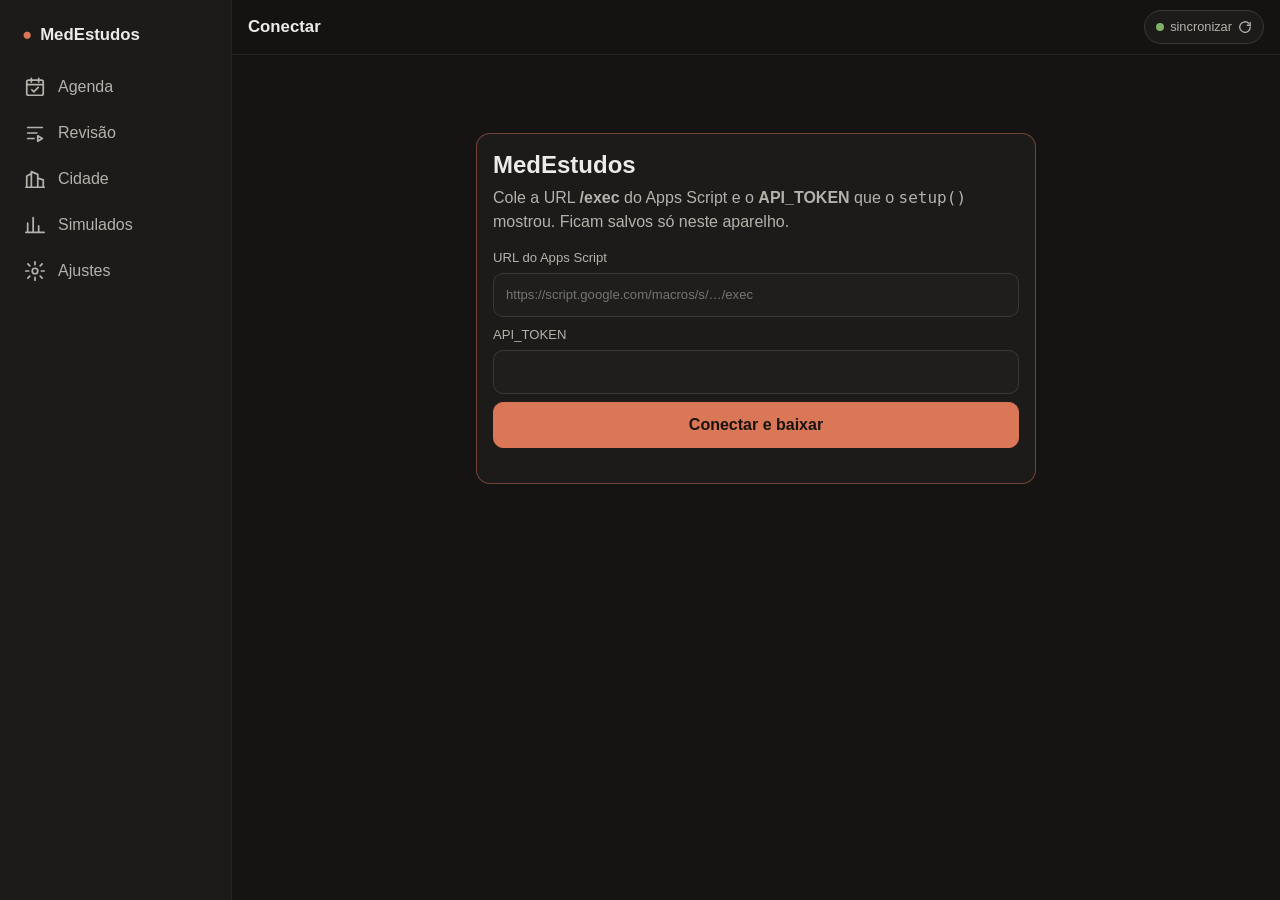
<file: index.html>
<!DOCTYPE html>
<html lang="pt-BR">
<head>
<meta charset="utf-8">
<meta name="viewport" content="width=device-width, initial-scale=1, viewport-fit=cover">
<meta name="theme-color" content="#151413">
<meta name="apple-mobile-web-app-capable" content="yes">
<meta name="mobile-web-app-capable" content="yes">
<meta name="apple-mobile-web-app-status-bar-style" content="black-translucent">
<meta name="apple-mobile-web-app-title" content="MedEstudos">
<title>MedEstudos</title>
<link rel="manifest" href="manifest.json">
<link rel="apple-touch-icon" href="icon-192.png">
<style>
:root{
  --bg:#151413;--bg2:#1f1e1d;--s1:#1c1b19;--s2:#262624;--s3:#302f2c;--linha:#3a3936;
  --tx:#ecebe7;--tx2:#b4b2ab;--tx3:#85837c;--ac:#d97757;--ac2:#e8956f;--acf:rgba(217,119,87,.14);
  --ok:#7fb069;--okf:rgba(127,176,105,.15);--er:#e06c5f;--erf:rgba(224,108,95,.15);--am:#e3b448;--amf:rgba(227,180,72,.15);
  --az:#5fa8d3;--azf:rgba(95,168,211,.15);--rx:#a78bdb;--rxf:rgba(167,139,219,.15);--la:#e8914a;--laf:rgba(232,145,74,.15);
  --r:14px;--r2:10px;--sb:env(safe-area-inset-bottom,0px);--st:env(safe-area-inset-top,0px);
  --fonte:-apple-system,BlinkMacSystemFont,"SF Pro Text","Segoe UI",Roboto,"Helvetica Neue",Arial,sans-serif;
}
*{box-sizing:border-box;-webkit-tap-highlight-color:transparent}
html,body{margin:0;background:var(--bg);color:var(--tx);font-family:var(--fonte);font-size:16px;line-height:1.5}
body{min-height:100dvh;overscroll-behavior-y:none}
button,input,select,textarea{font:inherit;color:inherit}
a{color:var(--ac2)}
h1,h2,h3,h4{margin:0;line-height:1.25;text-wrap:balance}
h1{font-size:1.5rem}h2{font-size:1.15rem}h3{font-size:1rem}
p{margin:.4em 0}
.mut{color:var(--tx2)}.mut2{color:var(--tx3)}.peq{font-size:.85rem}.mpeq{font-size:.75rem}
.num{font-variant-numeric:tabular-nums}

/* ---------- estrutura ---------- */
#topo{position:sticky;top:0;z-index:20;display:flex;align-items:center;gap:10px;padding:calc(var(--st) + 10px) 16px 10px;
  background:rgba(21,20,19,.92);backdrop-filter:blur(12px);-webkit-backdrop-filter:blur(12px);border-bottom:1px solid var(--s2)}
#topo .titulo{font-weight:650;font-size:1.05rem;flex:1;min-width:0;overflow:hidden;text-overflow:ellipsis;white-space:nowrap}
#sinc{display:flex;align-items:center;gap:6px;border:1px solid var(--linha);background:var(--s1);border-radius:999px;padding:5px 11px;font-size:.8rem;color:var(--tx2);cursor:pointer;min-height:34px}
#sinc .bola{width:8px;height:8px;border-radius:50%;background:var(--ok)}
#sinc.pend .bola{background:var(--am)}#sinc.off .bola{background:var(--tx3)}#sinc.erro .bola{background:var(--er)}
#sinc.girando svg{animation:gira 1s linear infinite}
@keyframes gira{to{transform:rotate(360deg)}}
main{padding:16px 16px calc(96px + var(--sb));max-width:980px;margin:0 auto}
#navb{position:fixed;left:0;right:0;bottom:0;z-index:30;display:flex;background:rgba(28,27,25,.96);backdrop-filter:blur(12px);-webkit-backdrop-filter:blur(12px);
  border-top:1px solid var(--s2);padding:6px 4px calc(6px + var(--sb))}
#navb button{flex:1;background:none;border:0;display:flex;flex-direction:column;align-items:center;gap:2px;padding:6px 0;font-size:.68rem;color:var(--tx3);cursor:pointer;min-height:48px}
#navb button.ativo{color:var(--ac)}
#navb svg,#navl svg{width:22px;height:22px}
#navl{display:none}
@media (min-width:900px){
  body{display:grid;grid-template-columns:232px 1fr}
  #navb{display:none}
  #navl{display:flex;flex-direction:column;gap:2px;position:sticky;top:0;height:100dvh;padding:calc(var(--st) + 18px) 12px 18px;background:var(--s1);border-right:1px solid var(--s2);overflow:auto}
  #navl .marca{font-weight:700;font-size:1.05rem;padding:4px 10px 16px;display:flex;align-items:center;gap:8px}
  #navl button{display:flex;align-items:center;gap:12px;background:none;border:0;border-radius:var(--r2);padding:10px 12px;color:var(--tx2);cursor:pointer;text-align:left}
  #navl button:hover{background:var(--s2)}
  #navl button.ativo{background:var(--acf);color:var(--ac)}
  #coluna{min-width:0}
  main{padding:24px 28px 48px}
}

/* ---------- componentes ---------- */
.card{background:var(--s1);border:1px solid var(--s2);border-radius:var(--r);padding:16px;margin:0 0 12px}
.card.ac{border-color:rgba(217,119,87,.45)}
.sec{margin:22px 0 10px;display:flex;align-items:baseline;justify-content:space-between;gap:10px}
.sec h2{font-size:1rem;letter-spacing:.01em}
.grade{display:grid;gap:12px}
@media (min-width:640px){.g2{grid-template-columns:1fr 1fr}.g3{grid-template-columns:repeat(3,1fr)}}
.g3f{grid-template-columns:repeat(3,1fr);gap:8px}.g3f .card{padding:12px;margin:0}.g3f h2{font-size:1.1rem}
.lin{display:flex;align-items:center;gap:10px}.lin.esp{justify-content:space-between}.lin.wrap{flex-wrap:wrap}
.col{display:flex;flex-direction:column;gap:8px}
.bt{appearance:none;border:1px solid var(--linha);background:var(--s2);color:var(--tx);border-radius:var(--r2);padding:10px 14px;min-height:44px;cursor:pointer;font-weight:550;display:inline-flex;align-items:center;justify-content:center;gap:8px}
.bt:active{transform:scale(.98)}
.bt.pri{background:var(--ac);border-color:var(--ac);color:#1a1310}
.bt.ghost{background:none}
.bt.peq{min-height:36px;padding:6px 11px;font-size:.85rem}
.bt.cheio{width:100%}
.bt:disabled{opacity:.45;cursor:default}
.chip{display:inline-flex;align-items:center;gap:5px;border-radius:999px;padding:3px 10px;font-size:.76rem;font-weight:550;background:var(--s2);color:var(--tx2);white-space:nowrap}
.chip.ac{background:var(--acf);color:var(--ac2)}.chip.ok{background:var(--okf);color:var(--ok)}.chip.er{background:var(--erf);color:var(--er)}
.chip.am{background:var(--amf);color:var(--am)}.chip.az{background:var(--azf);color:var(--az)}.chip.rx{background:var(--rxf);color:var(--rx)}.chip.la{background:var(--laf);color:var(--la)}
.chips{display:flex;gap:6px;flex-wrap:wrap}
.filtro{display:flex;gap:6px;overflow-x:auto;padding-bottom:2px;scrollbar-width:none}
.filtro button{border:1px solid var(--linha);background:none;border-radius:999px;padding:6px 12px;font-size:.82rem;color:var(--tx2);cursor:pointer;white-space:nowrap;min-height:34px}
.filtro button.on{background:var(--acf);border-color:var(--ac);color:var(--ac2)}
input[type=text],input[type=url],input[type=password],input[type=number],input[type=date],input[type=time],input[type=datetime-local],input[type=search],select,textarea{
  width:100%;background:var(--bg2);border:1px solid var(--linha);border-radius:var(--r2);padding:10px 12px;min-height:44px;outline:none}
textarea{min-height:110px;resize:vertical;line-height:1.45}
input:focus,select:focus,textarea:focus{border-color:var(--ac)}
label.campo{display:flex;flex-direction:column;gap:5px;font-size:.82rem;color:var(--tx2)}
.barra{height:8px;border-radius:99px;background:var(--s2);overflow:hidden}
.barra>i{display:block;height:100%;background:var(--ac);border-radius:99px}
.barra.ok>i{background:var(--ok)}
.vazio{text-align:center;color:var(--tx3);padding:26px 10px}
.lista>*{border-top:1px solid var(--s2);padding:12px 0}.lista>*:first-child{border-top:0}
.item{display:flex;align-items:center;gap:12px;cursor:pointer}
.item .mid{flex:1;min-width:0}
.item .t{font-weight:600;overflow:hidden;text-overflow:ellipsis}
.seta{color:var(--tx3);flex:none}
#toast{position:fixed;left:50%;bottom:calc(84px + var(--sb));transform:translateX(-50%) translateY(20px);opacity:0;background:var(--s3);border:1px solid var(--linha);
  color:var(--tx);padding:10px 16px;border-radius:12px;z-index:60;transition:.25s;max-width:min(92vw,460px);font-size:.9rem;pointer-events:none}
#toast.on{opacity:1;transform:translateX(-50%)}
@media (min-width:900px){#toast{bottom:28px}}
.folha{position:fixed;inset:0;z-index:50;background:rgba(0,0,0,.55);display:flex;align-items:flex-end;justify-content:center}
.folha>div{background:var(--s1);border:1px solid var(--s2);border-radius:20px 20px 0 0;width:100%;max-width:560px;max-height:88dvh;overflow:auto;padding:18px 18px calc(18px + var(--sb))}
@media (min-width:900px){.folha{align-items:center}.folha>div{border-radius:20px}}
.voltar{background:none;border:0;color:var(--tx2);display:inline-flex;align-items:center;gap:4px;padding:6px 0;margin-bottom:6px;cursor:pointer;min-height:40px}

/* ---------- energia ---------- */
.energia{border-radius:var(--r);padding:14px 16px;display:flex;gap:12px;align-items:flex-start;margin-bottom:12px;border:1px solid var(--s2)}
.energia .ico{width:38px;height:38px;border-radius:12px;display:grid;place-items:center;flex:none;font-size:1.2rem}
.cor-vermelho{background:var(--erf);color:var(--er)}.cor-roxo{background:var(--rxf);color:var(--rx)}.cor-laranja{background:var(--laf);color:var(--la)}
.cor-amarelo{background:var(--amf);color:var(--am)}.cor-verde{background:var(--okf);color:var(--ok)}.cor-azul{background:var(--azf);color:var(--az)}.cor-padrao{background:var(--acf);color:var(--ac2)}
.semana{display:grid;grid-template-columns:repeat(7,1fr);gap:6px}
.semana div{background:var(--s1);border:1px solid var(--s2);border-radius:10px;padding:7px 2px;text-align:center;font-size:.72rem}
.semana div b{display:block;font-size:.95rem}
.semana .pt{display:flex;gap:2px;justify-content:center;margin-top:4px;min-height:6px}
.semana .pt i{width:6px;height:6px;border-radius:50%}
.semana .hoje{border-color:var(--ac)}

/* ---------- anéis ---------- */
.aneis{display:grid;grid-template-columns:repeat(3,1fr);gap:10px}
.anel{display:flex;flex-direction:column;align-items:center;gap:4px;text-align:center}
.anel svg{width:84px;height:84px}
.anel .v{font-weight:700;font-size:1.05rem}

/* ---------- blocos de revisão ---------- */
.bloco{font-size:1.02rem}
.bloco .txt p{margin:.55em 0}
.bloco .txt strong{color:#fff;font-weight:650}
.bloco .txt ul{margin:.4em 0;padding-left:1.2em}
.verif{background:var(--amf);color:var(--am);border-radius:5px;padding:0 4px;font-size:.8em}
.fluxo{display:flex;flex-direction:column;align-items:stretch;gap:0;margin:12px 0}
.fluxo .no{background:var(--s2);border:1px solid var(--linha);border-radius:12px;padding:10px 12px}
.fluxo .no .rot{font-size:.72rem;color:var(--ac2);font-weight:650;text-transform:uppercase;letter-spacing:.04em}
.fluxo .seta{align-self:center;color:var(--ac);line-height:1;padding:4px 0}
.fluxo .ramos{display:grid;gap:8px;grid-template-columns:1fr 1fr;margin-top:8px}
.fluxo .ramos>div{background:var(--bg2);border-radius:10px;padding:8px 10px;font-size:.9rem}
.fichas{display:grid;gap:10px;margin:12px 0}
@media (min-width:640px){.fichas{grid-template-columns:1fr 1fr}}
.ficha{background:var(--s2);border:1px solid var(--linha);border-radius:12px;padding:12px}
.ficha h4{font-size:.98rem;margin-bottom:6px;color:var(--ac2)}
.ficha dl{margin:0;display:grid;gap:6px}
.ficha dt{font-size:.7rem;text-transform:uppercase;color:var(--tx3);letter-spacing:.04em}
.ficha dd{margin:0}
.lacuna{background:var(--acf);border:1px dashed var(--ac);color:var(--ac2);border-radius:8px;padding:6px 10px;cursor:pointer;display:block;width:100%;text-align:left;font-size:.88rem}
.cadeia{display:flex;flex-wrap:wrap;align-items:center;gap:6px;margin:12px 0}
.cadeia span.elo{background:var(--s2);border:1px solid var(--linha);border-radius:10px;padding:7px 10px;font-size:.92rem}
.cadeia .sx{color:var(--ac)}
.opcoes{display:flex;flex-direction:column;gap:8px;margin-top:10px}
.op{text-align:left;border:1px solid var(--linha);background:var(--s2);border-radius:12px;padding:12px 14px;cursor:pointer;min-height:48px;display:flex;gap:10px}
.op .l{font-weight:700;color:var(--tx3);flex:none}
.op.certa{border-color:var(--ok);background:var(--okf)}.op.errada{border-color:var(--er);background:var(--erf)}
.op:disabled{cursor:default}
.expl{margin-top:10px;background:var(--bg2);border-left:3px solid var(--ac);border-radius:8px;padding:10px 12px;font-size:.93rem}
.progresso-s{display:flex;gap:4px;margin:6px 0 14px}
.progresso-s i{flex:1;height:4px;border-radius:9px;background:var(--s2)}
.progresso-s i.f{background:var(--ac)}

/* ---------- cidade ---------- */
.cidade svg{width:100%;height:auto;display:block}
.predio{cursor:pointer}
.predio:hover .corpo,.predio.sel .corpo{stroke:var(--ac);stroke-width:2}

/* ---------- gráfico ---------- */
.graf svg{width:100%;height:auto;display:block}
.graf text{fill:var(--tx3);font-size:11px}
.cron{font-variant-numeric:tabular-nums;font-weight:700}
.cron.alerta{color:var(--er)}
.check{display:flex;gap:10px;align-items:flex-start;padding:8px 0;cursor:pointer}
.check input{width:20px;height:20px;margin-top:2px;accent-color:var(--ac);flex:none}
table.t{width:100%;border-collapse:collapse;font-size:.88rem}
table.t th,table.t td{padding:8px 6px;border-bottom:1px solid var(--s2);text-align:left;vertical-align:top}
table.t th{color:var(--tx3);font-weight:550;font-size:.75rem;text-transform:uppercase}
.erro-lin{display:grid;gap:6px;grid-template-columns:1fr 70px;background:var(--bg2);border-radius:12px;padding:10px;margin-bottom:8px}
.erro-lin .full{grid-column:1/-1}
@media (min-width:640px){.erro-lin{grid-template-columns:2fr 70px 1.2fr 1.5fr 1.5fr 40px}.erro-lin .full{grid-column:auto}}
.sr{position:absolute;width:1px;height:1px;overflow:hidden;clip:rect(0 0 0 0)}
/* ---------- MedEstudos 5 ---------- */
#navb button span{font-size:.68rem}
.chip.ok{background:var(--okf);color:var(--ok)}.chip.er{background:var(--erf);color:var(--er)}.chip.am{background:var(--amf);color:var(--am)}
.chip.ac{background:var(--acf);color:var(--ac2)}.chip.rx{background:var(--rxf);color:var(--rx)}
.chip.cor-vermelho{background:var(--erf);color:var(--er)}.chip.cor-laranja{background:var(--laf);color:var(--la)}.chip.cor-roxo{background:var(--rxf);color:var(--rx)}
.chip.cor-azul{background:var(--azf);color:var(--az)}.chip.cor-verde{background:var(--okf);color:var(--ok)}.chip.cor-amarelo{background:var(--amf);color:var(--am)}
.dia{background:var(--s1);border:1px solid var(--s2);border-radius:var(--r);padding:12px 14px;margin-bottom:10px}
.dia.hoje{border-color:var(--ac)}.dia.passado{opacity:.72}
.ck{border-top:1px solid var(--s2);padding:10px 0 4px;margin-top:8px}.ck.feito b{color:var(--tx2)}
.ckf{display:grid;grid-template-columns:auto 1fr 1fr auto;gap:6px;margin-top:8px;align-items:center}
.ckf input{min-width:0;width:100%}
.seg2{display:flex;border:1px solid var(--linha);border-radius:10px;overflow:hidden}
.seg2 button{background:none;border:0;padding:8px 10px;color:var(--tx2);font-size:.85rem}.seg2 button.on{background:var(--acf);color:var(--ac2);font-weight:600}
@media (max-width:420px){.ckf{grid-template-columns:1fr 1fr}.ckf .seg2{grid-column:1/-1}.ckf [data-ok]{grid-column:1/-1}}
.luz{display:inline-block;width:10px;height:10px;border-radius:3px;margin-right:5px;vertical-align:-1px}.luz.g{width:12px;height:12px;margin-top:5px;flex:none}
.predio{cursor:pointer}.janelas{display:grid;grid-template-columns:repeat(auto-fill,minmax(11px,1fr));gap:3px}
.janelas i{display:block;aspect-ratio:1;border-radius:2px}
.ouvir{display:flex;align-items:center;gap:14px;width:100%;border:0;border-radius:18px;padding:18px;background:linear-gradient(135deg,var(--ac),#b9573a);color:#fff;text-align:left;cursor:pointer}
.ouvir:disabled{opacity:.45}.ouvir small{display:block;opacity:.85;font-size:.8rem}.ouvir b{font-size:1.1rem}
.frente h2{font-size:1.25rem}.verso h3.h-doc{font-size:1rem;margin:14px 0 4px;color:var(--ac2)}.verso ul{padding-left:18px;margin:4px 0}.verso li{margin:3px 0}
.info{margin:-4px -4px 12px;border-radius:12px;overflow:hidden;cursor:zoom-in;background:var(--bg2)}.info img{width:100%;display:block}
.notas{display:grid;grid-template-columns:repeat(3,1fr);gap:8px;position:sticky;bottom:calc(76px + var(--sb));margin-top:10px}
@media (min-width:900px){.notas{bottom:12px}}
.notas button{border:0;border-radius:14px;padding:12px 4px;font-weight:700;font-size:1rem;color:#141312}.notas small{display:block;font-weight:500;font-size:.72rem;opacity:.8}
.n-er{background:var(--er)}.n-am{background:var(--am)}.n-ok{background:var(--ok)}
.zoom{position:fixed;inset:0;z-index:90;background:#000}.zoom .zc{width:100%;height:100%;overflow:auto;touch-action:pinch-zoom pan-x pan-y}.zoom img{width:100%;display:block}
.zoom .fx{position:fixed;top:calc(var(--st) + 10px);right:10px;z-index:2;background:rgba(0,0,0,.6);border:0;color:#fff;border-radius:50%;width:44px;height:44px}
body.sem-scroll{overflow:hidden}
#player{position:fixed;inset:0;z-index:80;background:#0e0d0c;display:flex;flex-direction:column;padding:calc(var(--st) + 6px) 12px calc(var(--sb) + 10px)}
.pl-top{display:flex;justify-content:space-between;align-items:center}.pl-top button{background:none;border:0;color:var(--tx2);padding:8px}
.pl-img{flex:1;min-height:0;display:flex;align-items:center;justify-content:center;overflow:hidden;border-radius:14px}
.pl-img img{max-width:100%;max-height:100%;object-fit:contain;border-radius:10px}.pl-sem{padding:16px;overflow:auto;max-height:100%;color:var(--tx2)}
.pl-txt{padding:10px 4px}.pl-txt h2{font-size:1.15rem;margin:6px 0 2px}
.pl-ctl{display:flex;justify-content:center;align-items:center;gap:34px;padding:6px 0}
.pl-ctl button{background:none;border:0;color:var(--tx);padding:10px}.pl-ctl .pp{background:var(--ac);color:#141312;border-radius:50%;width:76px;height:76px;display:flex;align-items:center;justify-content:center}

.pl-img{flex:1 1 0}
.pl-resp{flex:1 1 0;min-height:0;overflow:auto;background:var(--s1);border:1px solid var(--s2);border-radius:14px;padding:12px 14px;font-size:.92rem;line-height:1.5;margin-bottom:6px}
.pl-resp h3.h-doc{font-size:.95rem;margin:10px 0 2px;color:var(--ac2)}.pl-resp ul{padding-left:18px;margin:2px 0}
.pl-fase{text-align:center;font-size:.85rem;color:var(--tx2);min-height:1.2em}
</style>
</head>
<body>
<nav id="navl" aria-label="Navegação"></nav>
<div id="coluna">
  <header id="topo">
    <div class="titulo" id="titulo">MedEstudos</div>
    <button id="sinc" type="button" aria-label="Sincronizar"><span class="bola"></span><span id="sincTx">—</span>
      <svg width="14" height="14" viewBox="0 0 24 24" fill="none" stroke="currentColor" stroke-width="2.2" stroke-linecap="round"><path d="M21 12a9 9 0 1 1-2.64-6.36"/><path d="M21 4v5h-5"/></svg></button>
  </header>
  <main id="view"></main>
</div>
<nav id="navb" aria-label="Navegação"></nav>
<div id="toast" role="status" aria-live="polite"></div>
<script>
'use strict';
const VERSAO_APP = '5.2-voz';
/* ---------------- utilidades ---------------- */
const $ = (s, el = document) => el.querySelector(s);
const $$ = (s, el = document) => Array.from(el.querySelectorAll(s));
const esc = s => String(s == null ? '' : s).replace(/[&<>"']/g, c => ({ '&': '&amp;', '<': '&lt;', '>': '&gt;', '"': '&quot;', "'": '&#39;' }[c]));
const norm = s => String(s == null ? '' : s).normalize('NFD').replace(/[̀-ͯ]/g, '').toLowerCase().replace(/\s+/g, ' ').trim();
const uid = () => (crypto.randomUUID ? crypto.randomUUID() : 'e' + Date.now().toString(36) + Math.random().toString(36).slice(2, 10));
const pad = n => String(n).padStart(2, '0');
const isoDia = (d = new Date()) => d.getFullYear() + '-' + pad(d.getMonth() + 1) + '-' + pad(d.getDate());
const somaDias = (iso, n) => { const d = new Date(iso + 'T12:00:00'); d.setDate(d.getDate() + n); return isoDia(d); };
const diffDias = (a, b) => Math.round((new Date(a + 'T12:00:00') - new Date(b + 'T12:00:00')) / 864e5);
const brDia = iso => iso ? iso.slice(8, 10) + '/' + iso.slice(5, 7) : '—';
const DIAS_SEM = ['dom', 'seg', 'ter', 'qua', 'qui', 'sex', 'sáb'];
const num = v => { if (v == null || v === '') return null; if (typeof v === 'number') return v; let s = String(v).replace('%', '').trim(); if (s.includes(',')) s = s.replace(/\./g, '').replace(',', '.'); const n = parseFloat(s); return isNaN(n) ? null : n; };
const clamp = (v, a, b) => Math.max(a, Math.min(b, v));
const sim = (a, b) => {
  const pa = norm(a).split(/[^a-z0-9]+/).filter(w => w.length > 2), pb = new Set(norm(b).split(/[^a-z0-9]+/).filter(w => w.length > 2));
  if (!pa.length || !pb.size) return 0;
  return pa.filter(w => pb.has(w)).length / Math.min(pa.length, pb.size);
};
function casarAssunto(nome, nomes) {
  const n = norm(nome); if (!n) return null;
  let x = nomes.find(c => norm(c) === n); if (x) return x;
  x = nomes.find(c => { const k = norm(c); return k.includes(n) || n.includes(k); }); if (x) return x;
  let melhor = null, nota = 0.6; nomes.forEach(c => { const s = sim(nome, c); if (s > nota) { nota = s; melhor = c; } });
  return melhor;
}
function pilarCanon(p) {
  const n = norm(p); if (!n) return '';
  return pilares().find(x => norm(x) === n || norm(x).split('/').some(y => n.includes(y))) || p;
}
/** "Clínica Médica", "clinica medica", "GO" → um dos 6 prédios. */
function areaCanon(a) {
  const n = norm(a);
  if (!n) return 'Outros';
  const exato = AREAS6.find(x => norm(x) === n); if (exato) return exato;
  if (n.includes('clin')) return 'Clínica médica';
  if (n.includes('cirur')) return 'Cirurgia';
  if (n.includes('gineco') || n === 'go') return 'Ginecologia';
  if (n.includes('obst')) return 'Obstetrícia';
  if (n.includes('pedi')) return 'Pediatria';
  if (n.includes('prevent') || n.includes('coletiva') || n.includes('familia')) return 'Preventiva';
  return a;
}
/** Markdown leve: **negrito**, *itálico*, listas "- ", parágrafos, [VERIFICAR]. */
function md(s) {
  if (!s) return '';
  const blocos = String(s).replace(/\r/g, '').split(/\n{2,}/);
  return blocos.map(b => {
    const linhas = b.split('\n');
    const inline = t => esc(t).replace(/\*\*(.+?)\*\*/g, '<strong>$1</strong>').replace(/(^|[^*])\*([^*\n]+)\*/g, '$1<em>$2</em>').replace(/\[VERIFICAR\]/g, '<span class="verif">verificar</span>');
    if (linhas.every(l => /^\s*[-•]\s+/.test(l))) return '<ul>' + linhas.map(l => '<li>' + inline(l.replace(/^\s*[-•]\s+/, '')) + '</li>').join('') + '</ul>';
    return '<p>' + linhas.map(inline).join('<br>') + '</p>';
  }).join('');
}
function toast(msg, ms = 2600) {
  const t = $('#toast'); t.textContent = msg; t.classList.add('on');
  clearTimeout(toast._t); toast._t = setTimeout(() => t.classList.remove('on'), ms);
}
async function copiar(texto) {
  try { await navigator.clipboard.writeText(texto); return true; }
  catch (e) {
    const ta = document.createElement('textarea'); ta.value = texto; ta.style.position = 'fixed'; ta.style.opacity = '0';
    document.body.appendChild(ta); ta.select(); let ok = false; try { ok = document.execCommand('copy'); } catch (x) { } ta.remove(); return ok;
  }
}
function folha(html, aoAbrir) {
  const f = document.createElement('div'); f.className = 'folha';
  f.innerHTML = '<div role="dialog" aria-modal="true">' + html + '</div>';
  f.addEventListener('click', e => { if (e.target === f) f.remove(); });
  document.body.appendChild(f);
  if (aoAbrir) aoAbrir(f.firstChild, () => f.remove());
  return () => f.remove();
}

/* ---------------- ícones ---------------- */
const ICO = {
  agenda: '<rect x="3" y="4.5" width="18" height="16.5" rx="2"/><path d="M3 9.5h18M8 2.5v4M16 2.5v4"/><path d="m8.5 15 2.2 2.2 4.8-4.8"/>',
  revisao: '<path d="M4 6h16M4 12h10M4 18h7"/><path d="m15 15 5 3-5 3z"/>',
  cidade: '<path d="M3 21V9l5-3v15M8 21V4l7 3v14M15 21V11l6 2v8M2 21h20"/>',
  simulados: '<path d="M4 20V10M10 20V4M16 20v-7M22 20H2"/>',
  ajustes: '<circle cx="12" cy="12" r="3"/><path d="M12 2v3M12 19v3M4.2 4.2l2.1 2.1M17.7 17.7l2.1 2.1M2 12h3M19 12h3M4.2 19.8l2.1-2.1M17.7 6.3l2.1-2.1"/>',
  play: '<path d="M7 4v16l13-8z" fill="currentColor"/>', pause: '<path d="M7 4h4v16H7zM14 4h4v16h-4z" fill="currentColor"/>',
  prox: '<path d="M5 4l10 8-10 8zM17 4h2.5v16H17z" fill="currentColor"/>', ant: '<path d="M19 4 9 12l10 8zM4.5 4H7v16H4.5z" fill="currentColor"/>',
  fechar: '<path d="M6 6l12 12M18 6 6 18"/>', voltar: '<path d="M15 18l-6-6 6-6"/>', seta: '<path d="M9 18l6-6-6-6"/>'
};
const ico = (k, w = 22) => `<svg width="${w}" height="${w}" viewBox="0 0 24 24" fill="none" stroke="currentColor" stroke-width="1.9" stroke-linecap="round" stroke-linejoin="round" aria-hidden="true">${ICO[k] || ''}</svg>`;

/* ---------------- IndexedDB (kv, outbox, img) ---------------- */
const DB = {
  _db: null,
  abrir() {
    if (this._db) return Promise.resolve(this._db);
    return new Promise((ok, falha) => {
      const r = indexedDB.open('medestudos5', 1);
      r.onupgradeneeded = () => { const d = r.result; d.createObjectStore('kv'); d.createObjectStore('outbox', { keyPath: 'event_id' }); d.createObjectStore('img'); };
      r.onsuccess = () => { this._db = r.result; ok(this._db); };
      r.onerror = () => falha(r.error);
    });
  },
  async tx(store, modo, fn) {
    const d = await this.abrir();
    return new Promise((ok, falha) => {
      const t = d.transaction(store, modo), s = t.objectStore(store); let res;
      const r = fn(s); if (r) r.onsuccess = () => { res = r.result; };
      t.oncomplete = () => ok(res); t.onerror = () => falha(t.error); t.onabort = () => falha(t.error);
    });
  },
  get: k => DB.tx('kv', 'readonly', s => s.get(k)),
  set: (k, v) => DB.tx('kv', 'readwrite', s => s.put(v, k)),
  imgGet: k => DB.tx('img', 'readonly', s => s.get(k)),
  imgSet: (k, v) => DB.tx('img', 'readwrite', s => s.put(v, k)),
  imgKeys: () => DB.tx('img', 'readonly', s => s.getAllKeys()),
  outboxAll: () => DB.tx('outbox', 'readonly', s => s.getAll()),
  outboxAdd: ev => DB.tx('outbox', 'readwrite', s => s.put(ev)),
  outboxDel: ids => DB.tx('outbox', 'readwrite', s => { ids.forEach(id => s.delete(id)); }),
  outboxCount: () => DB.tx('outbox', 'readonly', s => s.count())
};

/* ---------------- estado ---------------- */
const GAS = !!(window.google && google.script && google.script.run); // aberto pela URL /exec do Apps Script
const S = { cred: null, boot: null, local: { pausa: 8, voz: '' }, pend: 0, sincronizando: false, ultimaSinc: null, erroSinc: '', bootNovo: null };
const B = () => S.boot || {};
const cfg = (nome, padrao) => { const c = B().config || {}; const k = Object.keys(c).find(x => norm(x) === norm(nome)); return k == null || c[k] === '' ? padrao : c[k]; };
const pilares = () => (B().pilares && B().pilares.length ? B().pilares : ['Fisiopatologia/Anatomia', 'Clínica/Diferencial', 'Propedêutica/Exames', 'Farmacologia/Tratamento', 'Algoritmo/Conduta']);
const AREAS6 = ['Clínica médica', 'Cirurgia', 'Ginecologia', 'Obstetrícia', 'Pediatria', 'Preventiva'];
const salvarBoot = () => DB.set('boot', S.boot);
const salvarLocal = () => DB.set('local', S.local);

/* ---------------- API (fetch no GitHub Pages · google.script.run dentro do Apps Script) ---------------- */
function apiGas(params) {
  return new Promise((ok, falha) => google.script.run.withSuccessHandler(t => { const j = JSON.parse(t); j.ok ? ok(j) : falha(new Error(j.erro || 'falha')); })
    .withFailureHandler(falha).apiRun(JSON.stringify(params)));
}
async function apiGet(params) {
  if (GAS) return apiGas(params);
  const u = new URL(S.cred.url);
  Object.entries(Object.assign({ token: S.cred.token }, params)).forEach(([k, v]) => u.searchParams.set(k, v));
  const j = await (await fetch(u.toString(), { redirect: 'follow', cache: 'no-store' })).json();
  if (!j.ok) throw new Error(j.erro || 'falha na API');
  return j;
}
async function apiPost(corpo) {
  if (GAS) return apiGas(corpo);
  const r = await fetch(S.cred.url, { method: 'POST', redirect: 'follow', headers: { 'Content-Type': 'text/plain;charset=utf-8' }, body: JSON.stringify(Object.assign({ token: S.cred.token }, corpo)) });
  const j = await r.json();
  if (!j.ok) throw new Error(j.erro || 'falha na API');
  return j;
}

/* ---------------- Outbox: tudo funciona offline e sobe quando houver sinal ---------------- */
async function emitir(tipo, dados) {
  const ev = Object.assign({ event_id: uid(), tipo, ts: new Date().toISOString(), data: isoDia() }, dados || {});
  await DB.outboxAdd(ev); await salvarBoot(); await atualizarPend();
  clearTimeout(emitir._t); emitir._t = setTimeout(() => sincronizar(false), 2500);
  return ev;
}
async function atualizarPend() { S.pend = await DB.outboxCount(); pintarSinc(); }
function pintarSinc() {
  const b = $('#sinc'), t = $('#sincTx'); if (!b) return;
  b.classList.remove('pend', 'off', 'erro', 'girando');
  if (S.sincronizando) b.classList.add('girando');
  if (!navigator.onLine) { b.classList.add('off'); t.textContent = S.pend ? S.pend + ' offline' : 'offline'; return; }
  if (S.erroSinc) b.classList.add('erro');
  if (S.pend) { b.classList.add('pend'); t.textContent = S.pend + (S.pend === 1 ? ' pendente' : ' pendentes'); }
  else t.textContent = S.ultimaSinc ? 'sincronizado' : 'sincronizar';
}
async function sincronizar(forcarBoot) {
  if (!S.cred || S.sincronizando || !navigator.onLine) { pintarSinc(); return; }
  S.sincronizando = true; S.erroSinc = ''; pintarSinc();
  try {
    let fila = (await DB.outboxAll()).sort((a, b) => String(a.ts).localeCompare(String(b.ts)));
    while (fila.length) {
      const lote = fila.slice(0, 40);
      const r = await apiPost({ action: 'syncOutbox', eventos: lote });
      const remover = (r.resultados || []).filter(x => x.event_id).map(x => x.event_id);
      (r.resultados || []).filter(x => x.status === 'erro').forEach(x => console.warn('evento com erro', x));
      await DB.outboxDel(remover);
      fila = fila.filter(e => !remover.includes(e.event_id));
      if (remover.length < lote.length) break;
    }
    await atualizarPend();
    if (!S.pend || forcarBoot) await baixarBoot(true);
    S.ultimaSinc = new Date();
  } catch (e) {
    S.erroSinc = e.message || String(e);
    if (forcarBoot) toast('Sem conexão com o Apps Script: ' + S.erroSinc);
  } finally { S.sincronizando = false; pintarSinc(); }
}
async function baixarBoot(fresco) {
  const j = await apiGet({ action: 'bootstrap', fresh: fresco ? '1' : '0' });
  delete j.ms;
  if (Player.ativo || Rota.sessao) { S.bootNovo = j; return; }
  S.boot = j; S.ultimaSinc = new Date(); await salvarBoot(); Rota.render();
  baixarImagens();
}

/* ---------------- Infográficos guardados no aparelho ---------------- */
const IMG = {};
async function imgURL(id) {
  if (!id) return '';
  if (IMG[id]) return IMG[id];
  let d = await DB.imgGet(id).catch(() => null);
  if (!d && navigator.onLine && S.cred) {
    try { const j = await apiGet({ action: 'imagem', id }); d = 'data:' + j.mime + ';base64,' + j.b64; await DB.imgSet(id, d); } catch (e) { return ''; }
  }
  return (IMG[id] = d || '');
}
/** Áudio natural (Gemini) guardado como Blob no aparelho → toca offline. */
const AUD = {};
async function audURL(id, baixar = true) {
  if (!id) return '';
  if (AUD[id]) return AUD[id];
  let b = await DB.imgGet('aud:' + id).catch(() => null);
  if (!b && baixar && navigator.onLine && S.cred) {
    try {
      const j = await apiGet({ action: 'audio', id });
      const bin = atob(j.b64), u8 = new Uint8Array(bin.length); for (let i = 0; i < bin.length; i++) u8[i] = bin.charCodeAt(i);
      b = new Blob([u8], { type: j.mime || 'audio/wav' }); await DB.imgSet('aud:' + id, b);
    } catch (e) { return ''; }
  }
  return b ? (AUD[id] = URL.createObjectURL(b)) : '';
}
async function baixarImagens() {
  const lim = somaDias(isoDia(), 7), R = B().revisao || {};
  const itens = [...(R.drops || []), ...(R.flash || [])].filter(d => d.prox <= lim);
  for (const d of itens) { if (d.img) await imgURL(d.img); if (d.aud) await audURL(d.aud); }
}

/* ---------------- navegação ---------------- */
const NAV = [['agenda', 'Agenda'], ['revisao', 'Revisão'], ['cidade', 'Cidade'], ['simulados', 'Simulados'], ['ajustes', 'Ajustes']];
const Rota = {
  atual: 'agenda', arg: '', sessao: null,
  ir(h) { if (location.hash !== '#' + h) location.hash = h; else this.render(); },
  ler() { const h = decodeURIComponent(location.hash.slice(1)) || 'agenda'; const i = h.indexOf('/'); this.atual = i < 0 ? h : h.slice(0, i); this.arg = i < 0 ? '' : h.slice(i + 1); },
  render() {
    this.ler();
    if (!S.cred) this.atual = 'conexao';
    if (S.bootNovo && !this.sessao && !Player.ativo) { S.boot = S.bootNovo; S.bootNovo = null; salvarBoot(); }
    const base = this.atual === 'lancar' ? 'simulados' : this.atual === 'card' ? 'revisao' : this.atual;
    $$('#navl button,#navb button').forEach(b => b.classList.toggle('ativo', b.dataset.r === base));
    if (!['lancar', 'card'].includes(this.atual)) this.sessao = null;
    const v = $('#view'), fn = TELAS[this.atual] || TELAS.agenda;
    try { fn(v, this.arg); } catch (e) { console.error(e); v.innerHTML = '<div class="card"><h2>Erro na tela</h2><p class="mut">' + esc(e.message) + '</p></div>'; }
    window.scrollTo(0, 0);
  }
};
function titulo(t) { $('#titulo').textContent = t; document.title = t + ' · MedEstudos'; }
function montarNav() {
  $('#navl').innerHTML = '<div class="marca"><span style="color:var(--ac)">●</span> MedEstudos</div>' + NAV.map(([r, n]) => `<button data-r="${r}">${ico(r)}<span>${n}</span></button>`).join('');
  $('#navb').innerHTML = NAV.map(([r, n]) => `<button data-r="${r}">${ico(r)}<span>${n}</span></button>`).join('');
  $$('#navl button,#navb button').forEach(b => b.onclick = () => Rota.ir(b.dataset.r));
}
const TELAS = {};

/* ---------------- Conexão e Ajustes ---------------- */
TELAS.conexao = (v) => {
  titulo('Conectar');
  const c = S.cred || {};
  v.innerHTML = `<div class="card ac" style="max-width:560px;margin:6vh auto 0">
    <h1 style="margin-bottom:6px">MedEstudos</h1>
    <p class="mut">Cole a URL <b>/exec</b> do Apps Script e o <b>API_TOKEN</b> que o <code>setup()</code> mostrou. Ficam salvos só neste aparelho.</p>
    <div class="col" style="margin-top:14px">
      <label class="campo">URL do Apps Script<input type="url" id="cUrl" placeholder="https://script.google.com/macros/s/…/exec" value="${esc(c.url || '')}" autocomplete="off"></label>
      <label class="campo">API_TOKEN<input type="password" id="cTok" value="${esc(c.token || '')}" autocomplete="off"></label>
      <button class="bt pri cheio" id="cOk">Conectar e baixar</button><p class="mut2 peq" id="cMsg"></p></div></div>`;
  $('#cOk').onclick = async () => {
    const url = $('#cUrl').value.trim(), token = $('#cTok').value.trim();
    if (!/^https:\/\/script\.google(usercontent)?\.com\/.+\/exec/.test(url)) { $('#cMsg').textContent = 'A URL precisa terminar em /exec.'; return; }
    $('#cOk').disabled = true; $('#cMsg').textContent = 'Testando…';
    const ant = S.cred; S.cred = { url, token };
    try { await apiGet({ action: 'ping' }); await DB.set('cred', S.cred); $('#cMsg').textContent = 'Conectado. Baixando…'; await baixarBoot(true); Rota.ir('agenda'); }
    catch (e) { S.cred = ant; $('#cMsg').textContent = 'Não conectou: ' + e.message; $('#cOk').disabled = false; }
  };
};
TELAS.ajustes = (v) => {
  titulo('Ajustes');
  const vozes = Fala.vozes();
  v.innerHTML = `<div class="card col">
      <h3>Modo áudio</h3>
      <label class="campo">Pausa para pensar: <b id="pzv">${S.local.pausa}s</b><input type="range" min="5" max="15" step="1" id="pz" value="${S.local.pausa}"></label>
      <label class="campo">Voz<select id="vz"><option value="">Automática (a melhor instalada)</option>${vozes.slice().sort((a, b) => Fala.nota(b) - Fala.nota(a)).map(x => `<option value="${esc(x.name)}" ${x.name === S.local.voz ? 'selected' : ''}>${esc(x.name)}${Fala.nota(x) >= 20 ? ' ★' : ''}</option>`).join('')}</select></label>
      <p class="mut2 mpeq">Voz robótica? No iPhone: Ajustes › Acessibilidade › Conteúdo Falado › Vozes › Português (Brasil) › baixe <b>Luciana</b> ou <b>Felipe</b> na versão <b>Aprimorada</b> (ou Premium). Depois feche e abra o app: ela é escolhida sozinha (★).</p>
      <label class="campo">Velocidade: <b id="vlv">${S.local.vel || 1}×</b><input type="range" min="0.8" max="1.4" step="0.05" id="vl" value="${S.local.vel || 1}"></label>
      <button class="bt" id="tst">🔊 Testar voz</button></div>
    <div class="card col"><h3>Offline</h3><p class="mut peq">Textos e infográficos dos próximos 7 dias ficam no aparelho. Abra o app com internet antes de viajar.</p>
      <button class="bt" id="bx">⬇ Baixar tudo agora</button><p class="mut2 peq" id="bxm"></p></div>
    <div class="card col"><h3>Conexão</h3><p class="mut peq">${GAS ? 'Aberto direto pelo Apps Script.' : esc((S.cred || {}).url || '—')}</p>
      ${GAS ? '' : '<button class="bt" id="rc">Trocar URL / token</button>'}
      <p class="mut2 mpeq">Dados de ${esc(B().geradoEm ? new Date(B().geradoEm).toLocaleString('pt-BR') : '—')} · v${esc(B().versao || '')}</p></div>`;
  $('#pz').oninput = e => { S.local.pausa = +e.target.value; $('#pzv').textContent = S.local.pausa + 's'; salvarLocal(); };
  $('#vl').oninput = e => { S.local.vel = +e.target.value; $('#vlv').textContent = S.local.vel + '×'; salvarLocal(); };
  $('#vz').onchange = e => { S.local.voz = e.target.value; salvarLocal(); };
  $('#tst').onclick = () => Fala.falar('Olá, Bruno. Esta é a voz da sua revisão.', () => { });
  $('#bx').onclick = async () => { $('#bxm').textContent = 'Baixando…'; await sincronizar(true); await baixarImagens(); const ks = await DB.imgKeys(); $('#bxm').textContent = 'Pronto: ' + ks.filter(k => !String(k).startsWith('aud:')).length + ' infográfico(s) e ' + ks.filter(k => String(k).startsWith('aud:')).length + ' áudio(s) no aparelho.'; };
  if ($('#rc')) $('#rc').onclick = () => { S.cred = null; Rota.render(); };
};

/* =================== Agenda semanal + check-in =================== */
const NOME_DIA = ['Domingo', 'Segunda', 'Terça', 'Quarta', 'Quinta', 'Sexta', 'Sábado'];
function cargaDia(p) { return p >= 8 ? ['pesado', 'er'] : p >= 4 ? ['médio', 'am'] : ['leve', 'ok']; }
function linhaCheckin(x, dia, origem) {
  const c = x.checkin, nome = x.catalogo || x.assunto;
  const k = esc(JSON.stringify({ a: nome, d: dia, o: origem }));
  return `<div class="ck ${c ? 'feito' : ''}" data-ck="${k}">
    <div class="lin esp" style="align-items:flex-start"><div><b>${esc(nome)}</b>${x.catalogo && norm(x.catalogo) !== norm(x.assunto) ? `<div class="mpeq mut2">${esc(x.assunto)}</div>` : ''}
      <div class="mpeq mut">${esc([x.area, x.hora, x.prazo ? 'prazo ' + brDia(x.prazo) : '', x.info && x.info.topicos > 1 ? x.info.topicos + ' tópicos de prova' : ''].filter(Boolean).join(' · '))}</div></div>
      ${c ? `<span class="chip ${c.estudou ? 'ok' : 'er'}">${c.estudou ? (c.feitas ? c.certas + '/' + c.feitas : '✓') : 'não'}</span>` : ''}</div>
    ${c ? '' : `<div class="ckf"><div class="seg2"><button data-e="1" class="on">Estudei</button><button data-e="0">Não</button></div>
      <input type="number" inputmode="numeric" placeholder="Questões" data-q><input type="number" inputmode="numeric" placeholder="Acertos" data-c>
      <button class="bt pri peq" data-ok>Salvar</button></div>`}</div>`;
}
function ligarCheckins(v, rerender) {
  $$('[data-ck]', v).forEach(el => {
    if (!$('[data-ok]', el)) return;
    let estudou = true;
    $$('[data-e]', el).forEach(b => b.onclick = () => { estudou = b.dataset.e === '1'; $$('[data-e]', el).forEach(x => x.classList.toggle('on', x === b)); });
    $('[data-ok]', el).onclick = async () => {
      const info = JSON.parse(el.dataset.ck), q = +$('[data-q]', el).value || 0, c = +$('[data-c]', el).value || 0;
      if (c > q) { toast('Acertos maior que questões.'); return; }
      const ck = { estudou, feitas: q, certas: c, data: info.d };
      (B().semana.dias || []).forEach(d => [...d.extensivo, ...(d.internato || [])].forEach(x => { if (norm(x.catalogo || x.assunto) === norm(info.a)) x.checkin = ck; }));
      const cat = (B().catalogo || []).find(x => norm(x.nome) === norm(info.a));
      if (cat && (q || estudou)) { cat.feitas += q; cat.certas += c; cat.contato = isoDia(); }
      await emitir('checkin', { assunto: info.a, estudou, feitas: q, certas: c, data: info.d, origem: info.o });
      toast(estudou ? 'Check-in salvo.' : 'Marcado como não estudado.'); rerender();
    };
  });
}
TELAS.agenda = (v) => {
  titulo('Agenda');
  const sem = B().semana || { dias: [] }, hoje = isoDia();
  const fila = filaDoDia();
  const total = sem.dias.reduce((s, d) => s + d.extensivo.length + (d.internato || []).length, 0);
  const feitos = sem.dias.reduce((s, d) => s + [...d.extensivo, ...(d.internato || [])].filter(x => x.checkin).length, 0);
  v.innerHTML = `
    ${sem.revisao ? '<div class="card ac"><b>Semana de revisão do Extensivo</b><p class="mut peq">Sem Drops novos: a Revisão vira maratona dos flashcards das últimas semanas e do que você marcou "Errei".</p></div>' : ''}
    ${sem.erro ? `<div class="card"><p class="mut">${esc(sem.erro)}</p></div>` : ''}
    <div class="grade g3f" style="margin-bottom:12px">
      <div class="card"><div class="mut mpeq">Extensivo</div><h2 class="num">${sem.semanaN ? 'Sem. ' + esc(sem.semanaN) : '—'}</h2><div class="mut peq">${brDia(sem.segunda)} a ${brDia(somaDias(sem.segunda || hoje, 6))}</div></div>
      <div class="card"><div class="mut mpeq">Check-ins</div><h2 class="num">${feitos}/${total}</h2><div class="mut peq">na semana</div></div>
      <div class="card" id="irRev" style="cursor:pointer"><div class="mut mpeq">Revisão hoje</div><h2 class="num">${fila.length}</h2><div class="mut peq">Drops + cards ›</div></div>
    </div>
    ${sem.dias.map(d => {
      const dt = new Date(d.iso + 'T12:00:00'), [cg, cc] = cargaDia(d.peso), itens = d.extensivo.length + (d.internato || []).length;
      return `<div class="dia ${d.iso === hoje ? 'hoje' : ''} ${d.iso < hoje ? 'passado' : ''}">
        <div class="lin esp"><h3>${NOME_DIA[dt.getDay()]} <span class="mut">${brDia(d.iso)}</span></h3>${d.folga ? '<span class="chip ok">folga</span>' : `<span class="chip ${cc}">${cg}</span>`}</div>
        ${d.eventos.length ? `<div class="chips" style="margin:6px 0">${d.eventos.map(e => `<span class="chip cor-${e.cor || 'x'}">${esc(e.hora)} ${esc(e.titulo)}</span>`).join('')}</div>` : ''}
        ${d.extensivo.map(x => linhaCheckin(x, d.iso, x.evento || 'Extensivo')).join('')}
        ${(d.internato || []).map(x => linhaCheckin(x, d.iso, 'Internato')).join('')}
        ${!itens && !d.eventos.length ? '<div class="mpeq mut2">Livre</div>' : ''}</div>`;
    }).join('') || '<div class="vazio">Nenhum evento lido do Calendar.</div>'}
    <div class="sec"><h2>Registrar outro assunto</h2></div>
    <div class="card"><datalist id="dlA">${(B().catalogo || []).map(c => `<option value="${esc(c.nome)}">`).join('')}</datalist>
      <div class="ck" data-ck='${esc(JSON.stringify({ a: '', d: hoje, o: 'Avulso' }))}' id="avulso"><input type="text" list="dlA" placeholder="Assunto do catálogo" id="avA" style="width:100%;margin-bottom:8px">
      <div class="ckf"><div class="seg2"><button data-e="1" class="on">Estudei</button><button data-e="0">Não</button></div>
      <input type="number" inputmode="numeric" placeholder="Questões" data-q><input type="number" inputmode="numeric" placeholder="Acertos" data-c><button class="bt pri peq" data-ok>Salvar</button></div></div></div>`;
  $('#irRev').onclick = () => Rota.ir('revisao');
  $('#avA').onchange = e => { const el = $('#avulso'), o = JSON.parse(el.dataset.ck); o.a = e.target.value; el.dataset.ck = JSON.stringify(o); };
  ligarCheckins(v, () => TELAS.agenda(v));
};

/* =================== Cidade: panorama de todos os assuntos =================== */
const LUZ = { apagada: ['Nunca vi', 'var(--s3)'], contato: ['Já tive contato', 'var(--az)'], vermelha: ['< 50%', 'var(--er)'], amarela: ['50–74%', 'var(--am)'], verde: ['≥ 75%', 'var(--ok)'] };
TELAS.cidade = (v, arg) => {
  const areas = B().cidade || [];
  if (arg) {
    const a = areas.find(x => norm(x.area) === norm(arg)); if (!a) { Rota.ir('cidade'); return; }
    titulo(a.area);
    const f = Rota._fC || 'todos', ordem = { vermelha: 0, amarela: 1, contato: 2, verde: 3, apagada: 4 };
    const lista = a.assuntos.filter(x => f === 'todos' || x.luz === f).sort((x, y) => ordem[x.luz] - ordem[y.luz] || (y.rec || 0) - (x.rec || 0));
    v.innerHTML = `<button class="voltar">${ico('voltar', 18)} Cidade</button>
      <div class="filtro" style="margin:8px 0 12px"><button data-f="todos" class="${f === 'todos' ? 'on' : ''}">Todos</button>${Object.keys(LUZ).map(k => `<button data-f="${k}" class="${f === k ? 'on' : ''}"><i class="luz" style="background:${LUZ[k][1]}"></i>${LUZ[k][0]}</button>`).join('')}</div>
      <div class="card"><div class="lista">${lista.map(x => `<div class="lin" style="align-items:flex-start"><i class="luz g" style="background:${LUZ[x.luz][1]}"></i><div style="flex:1;min-width:0"><b>${esc(x.nome)}</b>
        <div class="mpeq mut">${esc(x.sub || '')}${x.rec ? ' · recorrência ' + x.rec : ''}${x.drops ? ' · ' + x.drops + ' Drop(s)' : ''}${x.contato ? ' · contato ' + brDia(x.contato) : ''}</div></div>
        <div class="num peq" style="text-align:right">${x.feitas ? `${x.certas}/${x.feitas}` : ''}${x.simQ ? `<div class="mpeq mut">sim ${x.simQ - x.simE}/${x.simQ}</div>` : ''}${x.pct != null ? `<div class="mpeq"><b>${x.pct}%</b></div>` : ''}</div></div>`).join('') || '<div class="vazio">Nada aqui.</div>'}</div></div>`;
    $('.voltar', v).onclick = () => Rota.ir('cidade');
    $$('[data-f]', v).forEach(b => b.onclick = () => { Rota._fC = b.dataset.f; TELAS.cidade(v, arg); });
    return;
  }
  titulo('Cidade');
  const T = areas.reduce((s, a) => ({ t: s.t + a.total, c: s.c + a.contato }), { t: 0, c: 0 });
  v.innerHTML = `<div class="card"><div class="lin esp"><div><div class="mut mpeq">Assuntos com contato</div><h2 class="num">${T.c} / ${T.t}</h2></div><h2 class="num" style="color:var(--ac)">${T.t ? Math.round(100 * T.c / T.t) : 0}%</h2></div>
      <div class="barra" style="margin-top:8px"><i style="width:${T.t ? 100 * T.c / T.t : 0}%"></i></div>
      <div class="chips" style="margin-top:10px">${Object.keys(LUZ).map(k => `<span class="mpeq mut"><i class="luz" style="background:${LUZ[k][1]}"></i>${LUZ[k][0]}</span>`).join(' ')}</div></div>
    ${areas.map(a => { const pe = a.feitas ? Math.round(100 * a.certas / a.feitas) : null, ps = a.simQ ? Math.round(100 * (a.simQ - a.simE) / a.simQ) : null;
      return `<div class="card predio" data-a="${esc(a.area)}"><div class="lin esp"><h3>${esc(a.area)}</h3><span class="mut peq">${a.contato}/${a.total} ›</span></div>
        <div class="mpeq mut" style="margin:2px 0 8px">${pe != null ? 'Questões ' + pe + '%' : 'Sem questões'}${ps != null ? ' · Simulados ' + ps + '%' : ''}</div>
        <div class="janelas">${a.assuntos.map(x => `<i style="background:${LUZ[x.luz][1]}" title="${esc(x.nome)}"></i>`).join('')}</div></div>`; }).join('')}`;
  $$('[data-a]', v).forEach(c => c.onclick = () => Rota.ir('cidade/' + c.dataset.a));
};

/* =================== Revisão: Drops + Flashcards + modo áudio/carro =================== */
const GATILHO = 'Quais são os achados clássicos, a lógica, a conduta padrão-ouro e as armadilhas de prova?';

/** Fila de hoje: tudo vencido. Em semana de revisão do Extensivo, puxa também os próximos 7 dias e o que você errou. */
function filaDoDia() {
  const R = B().revisao || { drops: [], flash: [] }, hoje = isoDia(), rev = (B().semana || {}).revisao;
  const lim = rev ? somaDias(hoje, 7) : hoje;
  const ok = x => x.prox <= lim || (rev && x.erros > 0);
  const feitos = S.local.feitosHoje && S.local.feitosHoje.dia === hoje ? S.local.feitosHoje.ids : [];
  return [...R.drops.filter(ok), ...R.flash.filter(ok)].filter(x => !feitos.includes(x.kind + x.id))
    .sort((a, b) => (a.kind === b.kind ? 0 : a.kind === 'drop' ? -1 : 1) || String(a.prox).localeCompare(String(b.prox)));
}
function marcarFeito(item) {
  const hoje = isoDia();
  if (!S.local.feitosHoje || S.local.feitosHoje.dia !== hoje) S.local.feitosHoje = { dia: hoje, ids: [] };
  S.local.feitosHoje.ids.push(item.kind + item.id); salvarLocal();
}
/** Mesma regra do servidor (Revisao.gs → T_proximo_). */
function proximo(nota, i, f) {
  i = +i || 0; f = +f || 2.1;
  if (nota === 'errei') { i = 1; f = Math.max(1.3, f - 0.2); }
  else if (nota === 'dificil') { i = i < 3 ? 3 : Math.round(i * 1.2); f = Math.max(1.3, f - 0.15); }
  else i = i < 7 ? 7 : Math.round(i * f);
  return { intervalo: Math.min(i, 180), facilidade: Math.round(f * 100) / 100 };
}
async function avaliar(item, nota) {
  const p = proximo(nota, item.intervalo, item.facilidade);
  Object.assign(item, p, { prox: somaDias(isoDia(), p.intervalo) });
  if (nota === 'errei') item.erros++; else item.acertos++;
  marcarFeito(item);
  await emitir('avaliar', { kind: item.kind, id: item.id, nota });
  return p.intervalo;
}
const rotulo = x => x.kind === 'drop' ? 'Drop #' + (x.serie || 1) : 'Flashcard';

TELAS.revisao = (v) => {
  titulo('Revisão');
  const fila = filaDoDia(), R = B().revisao || { drops: [], flash: [] }, hoje = isoDia();
  const min = Math.round(fila.reduce((s, x) => s + ((x.audio || x.verso || '').length / 14 + S.local.pausa + 6), 0) / 60);
  const prox = [...R.drops, ...R.flash].filter(x => x.prox > hoje).sort((a, b) => a.prox.localeCompare(b.prox)).slice(0, 12);
  v.innerHTML = `
    <button class="ouvir" id="ouvir" ${fila.length ? '' : 'disabled'}>${ico('play', 26)}<span><b>Ouvir revisão do dia</b><small>${fila.length} item(ns) · ~${min} min · pausa ${S.local.pausa}s</small></span></button>
    ${(B().semana || {}).revisao ? '<p class="mut peq" style="margin:8px 2px">Semana de revisão: a fila inclui os próximos 7 dias e tudo que você errou.</p>' : ''}
    ${R.pendentesGeracao ? `<p class="mut2 mpeq" style="margin:8px 2px">${R.pendentesGeracao} Drop(s) em produção para esta semana.</p>` : ''}
    <div class="sec"><h2>Hoje</h2>${fila.length ? '<button class="bt peq" id="ler">Revisar na tela</button>' : ''}</div>
    <div class="card"><div class="lista">${fila.map((x, i) => `<div class="item" data-i="${i}"><span class="chip ${x.kind === 'drop' ? 'ac' : 'rx'}">${rotulo(x)}</span>
      <div class="mid">${x.aud ? '<span class="mpeq" title="voz natural">🎧</span> ' : ''}<div class="t">${esc(x.assunto)}</div><div class="mpeq mut">${esc(x.area || '')}${x.esp && x.esp !== x.area ? ' · ' + esc(x.esp) : ''}${x.erros ? ' · ' + x.erros + ' erro(s)' : ''}</div></div>${ico('seta', 18)}</div>`).join('') || '<div class="vazio">Nada para hoje. 🎉</div>'}</div></div>
    <div class="sec"><h2>Próximos</h2></div>
    <div class="card"><div class="lista">${prox.map(x => `<div class="lin esp peq"><span>${esc(x.assunto)} <span class="mut2">${rotulo(x)}</span></span><span class="num mut">${brDia(x.prox)}</span></div>`).join('') || '<div class="vazio">—</div>'}</div></div>`;
  $('#ouvir').onclick = () => Player.abrir(filaDoDia(), 0);
  if ($('#ler')) $('#ler').onclick = () => { Rota.sessao = { fila: filaDoDia(), i: 0 }; Rota.ir('card'); };
  $$('[data-i]', v).forEach(el => el.onclick = () => { Rota.sessao = { fila: filaDoDia(), i: +el.dataset.i }; Rota.ir('card'); });
};

/* ---------- card na tela: frente → verso (MODO LEITURA + infográfico) → Errei/Difícil/Fácil ---------- */
TELAS.card = async (v) => {
  const s = Rota.sessao; if (!s || !s.fila.length) { Rota.ir('revisao'); return; }
  if (s.i >= s.fila.length) { titulo('Revisão'); v.innerHTML = `<div class="card" style="text-align:center"><h2>Fila concluída ✓</h2><p class="mut">${s.fila.length} item(ns) revisado(s).</p><button class="bt pri" id="fim">Voltar</button></div>`; Rota.sessao = null; $('#fim').onclick = () => Rota.ir('revisao'); return; }
  const x = s.fila[s.i], virado = !!s.virado;
  titulo((s.i + 1) + ' de ' + s.fila.length);
  v.innerHTML = `<button class="voltar">${ico('voltar', 18)} Revisão</button>
    <div class="card frente"><div class="chips"><span class="chip ${x.kind === 'drop' ? 'ac' : 'rx'}">${rotulo(x)}</span><span class="chip">${esc(x.area || '')}</span>${x.esp && x.esp !== x.area ? `<span class="chip">${esc(x.esp)}</span>` : ''}</div>
      <h2 style="margin:10px 0 6px">${esc(x.assunto)}</h2><p class="mut">${x.kind === 'drop' ? GATILHO : md(x.frente)}</p></div>
    ${virado ? `<div class="card verso">${x.kind === 'drop' ? (x.img ? '<div id="info" class="info"><div class="mut2 peq">carregando infográfico…</div></div>' : '') + (md2(x.leitura) || `<p class="mut">Texto ainda não baixado. ${x.doc ? `<a href="${esc(x.doc)}" target="_blank">Abrir o Doc</a>` : ''}</p>`) : md2(x.verso)}</div>
      <div class="notas"><button data-n="errei" class="n-er">Errei<small>1 dia</small></button><button data-n="dificil" class="n-am">Difícil<small>${proximo('dificil', x.intervalo, x.facilidade).intervalo} d</small></button><button data-n="facil" class="n-ok">Fácil<small>${proximo('facil', x.intervalo, x.facilidade).intervalo} d</small></button></div>`
    : '<button class="bt pri cheio" id="virar" style="margin-top:4px">Mostrar resposta</button>'}`;
  $('.voltar', v).onclick = () => { Rota.sessao = null; Rota.ir('revisao'); };
  if (!virado) { $('#virar').onclick = () => { s.virado = true; TELAS.card(v); }; return; }
  $$('[data-n]', v).forEach(b => b.onclick = async () => { const d = await avaliar(x, b.dataset.n); toast('Volta em ' + d + (d === 1 ? ' dia' : ' dias')); s.i++; s.virado = false; TELAS.card(v); });
  if (x.img) { const u = await imgURL(x.img), el = $('#info', v); if (el) el.innerHTML = u ? `<img src="${u}" alt="Infográfico">` : '<div class="mut2 peq">Infográfico indisponível offline.</div>'; if (u && el) el.onclick = () => zoom(u); }
};
/** md() + títulos "### " vindos do Doc. */
function md2(s) { return md(String(s || '').replace(/^### (.+)$/gm, '**$1**')).replace(/<p><strong>([^<]+)<\/strong><\/p>/g, '<h3 class="h-doc">$1</h3>'); }
function zoom(u) {
  const f = document.createElement('div'); f.className = 'zoom'; f.innerHTML = `<button class="fx">${ico('fechar')}</button><div class="zc"><img src="${u}"></div>`;
  $('.fx', f).onclick = () => f.remove(); document.body.appendChild(f);
}

/* ---------- Fala: Web Speech API pt-BR (offline com a voz do aparelho) ---------- */
const Fala = {
  _vivas: [], // o iOS descarta utterances sem referência e o onend nunca dispara
  vozes() { return (speechSynthesis.getVoices() || []).filter(x => /^pt/i.test(x.lang)); },
  /** Qualidade da voz: Premium > Aprimorada/Enhanced > comum. As compactas soam robóticas. */
  nota(v) { const n = v.name + ' ' + (v.voiceURI || ''); return (/premium/i.test(n) ? 30 : /aprimorad|enhanced|neural|natural/i.test(n) ? 20 : 0) + (/pt[-_]BR/i.test(v.lang) ? 5 : 0) + (/google/i.test(n) ? 3 : 0) + (/compact/i.test(n) ? -10 : 0); },
  voz() { const vs = this.vozes(); return vs.find(x => x.name === S.local.voz) || vs.slice().sort((a, b) => this.nota(b) - this.nota(a))[0] || null; },
  /** Quebra em frases (≤ 220 caracteres): evita o corte de falas longas em alguns navegadores. */
  pedacos(t) {
    const fr = String(t || '').replace(/\*\*/g, '').replace(/\s+/g, ' ').match(/[^.!?]+[.!?]*/g) || [];
    const out = []; fr.forEach(f => { f = f.trim(); if (!f) return; while (f.length > 220) { const k = f.lastIndexOf(',', 220) > 60 ? f.lastIndexOf(',', 220) + 1 : 220; out.push(f.slice(0, k)); f = f.slice(k).trim(); } if (f) out.push(f); });
    return out;
  },
  parar() { if (speechSynthesis.speaking || speechSynthesis.pending) speechSynthesis.cancel(); },
  falar(texto, fim, token) {
    const ps = this.pedacos(texto); let i = 0, vigia = null;
    const vivo = () => !token || token === Player.token;
    const prox = () => {
      clearTimeout(vigia);
      if (!vivo()) return;
      if (i >= ps.length) { fim(); return; }
      const frase = ps[i++], u = new SpeechSynthesisUtterance(frase);
      u.lang = 'pt-BR'; u.rate = S.local.vel || 1; const vz = this.voz(); if (vz) u.voice = vz;
      let feito = false; const seguir = () => { if (feito) return; feito = true; this._vivas = this._vivas.filter(x => x !== u); prox(); };
      u.onend = seguir; u.onerror = e => { if (e.error !== 'interrupted' && e.error !== 'canceled') seguir(); };
      this._vivas.push(u);
      speechSynthesis.speak(u);
      // vigia: se o iOS não disparar onend, segue sozinho depois do tempo estimado da frase
      vigia = setTimeout(() => { if (vivo() && !speechSynthesis.speaking) seguir(); }, 4000 + frase.length * 90 / (S.local.vel || 1));
    };
    // iOS: cancel() seguido de speak() no mesmo instante engole a fala nova → só cancela se precisar e espera
    if (speechSynthesis.speaking || speechSynthesis.pending) { speechSynthesis.cancel(); setTimeout(prox, 350); } else prox();
  }
};
if ('speechSynthesis' in window) speechSynthesis.onvoiceschanged = () => { };

/* ---------- Player: modo áudio/carro ---------- */
const SILENCIO = (() => { // 1 s de silêncio em WAV: mantém a sessão de mídia (Now Playing / volante do carro)
  const n = 8000, b = new ArrayBuffer(44 + n), d = new DataView(b), w = (o, s) => [...s].forEach((c, i) => d.setUint8(o + i, c.charCodeAt(0)));
  w(0, 'RIFF'); d.setUint32(4, 36 + n, true); w(8, 'WAVEfmt '); d.setUint32(16, 16, true); d.setUint16(20, 1, true); d.setUint16(22, 1, true);
  d.setUint32(24, 8000, true); d.setUint32(28, 8000, true); d.setUint16(32, 1, true); d.setUint16(34, 8, true); w(36, 'data'); d.setUint32(40, n, true);
  for (let i = 0; i < n; i++) d.setUint8(44 + i, 128);
  return URL.createObjectURL(new Blob([b], { type: 'audio/wav' }));
})();
const Player = {
  ativo: false, fila: [], i: 0, tocando: false, token: 0, lock: null, audio: null, ouvidos: new Set(), timer: null,
  async abrir(fila, i) {
    if (!fila.length) return;
    this.fila = fila; this.i = i || 0; this.ativo = true; this.ouvidos = new Set();
    const el = document.createElement('div'); el.id = 'player';
    el.innerHTML = `<div class="pl-top"><button id="plX" aria-label="Fechar">${ico('fechar')}</button><span id="plN" class="mut peq"></span><span></span></div>
      <div id="plImg" class="pl-img"></div><div class="pl-txt"><div id="plTag" class="chips"></div><h2 id="plT"></h2><p id="plE" class="mut peq"></p></div>
      <div id="plR" class="pl-resp" hidden></div><div id="plFase" class="pl-fase"></div>
      <div class="pl-ctl"><button id="plA">${ico('ant', 30)}</button><button id="plP" class="pp">${ico('pause', 34)}</button><button id="plS">${ico('prox', 30)}</button></div>`;
    document.body.appendChild(el); document.body.classList.add('sem-scroll');
    $('#plX').onclick = () => this.fechar(); $('#plA').onclick = () => this.ir(this.i - 1); $('#plS').onclick = () => this.ir(this.i + 1);
    $('#plP').onclick = () => this.tocando ? this.pausar() : this.tocar();
    let x0 = null; el.addEventListener('touchstart', e => { x0 = e.touches[0].clientX; }, { passive: true });
    el.addEventListener('touchend', e => { if (x0 == null) return; const dx = e.changedTouches[0].clientX - x0; if (Math.abs(dx) > 60) this.ir(this.i + (dx < 0 ? 1 : -1)); x0 = null; });
    this.audio = new Audio(SILENCIO); this.audio.loop = true; this.audio.volume = 0.01;
    try { await this.audio.play(); } catch (e) { }
    if ('mediaSession' in navigator) {
      const ms = navigator.mediaSession, h = (a, f) => { try { ms.setActionHandler(a, f); } catch (e) { } };
      h('play', () => this.tocar()); h('pause', () => this.pausar()); h('nexttrack', () => this.ir(this.i + 1)); h('previoustrack', () => this.ir(this.i - 1));
      h('seekforward', () => this.ir(this.i + 1)); h('seekbackward', () => this.ir(this.i - 1));
    }
    document.addEventListener('visibilitychange', this._vis = () => { if (document.visibilityState === 'visible' && this.tocando) this.acordar(); });
    this.tocar();
  },
  async acordar() { try { if ('wakeLock' in navigator && !this.lock) { this.lock = await navigator.wakeLock.request('screen'); this.lock.addEventListener('release', () => { this.lock = null; }); } } catch (e) { } },
  async mostrar() {
    const x = this.fila[this.i];
    $('#plN').textContent = (this.i + 1) + ' / ' + this.fila.length;
    $('#plTag').innerHTML = `<span class="chip ${x.kind === 'drop' ? 'ac' : 'rx'}">${rotulo(x)}</span><span class="chip">${esc(x.area || '')}</span>`;
    $('#plR').hidden = true; $('#plR').innerHTML = ''; $('#plFase').textContent = '';
    $('#plT').textContent = x.assunto; $('#plE').textContent = x.kind === 'drop' ? GATILHO : String(x.frente || '').replace(/\*\*/g, '');
    const u = x.kind === 'drop' ? await imgURL(x.img) : '';
    if (this.fila[this.i] !== x) return;
    $('#plImg').innerHTML = u ? `<img src="${u}" alt="">` : `<div class="pl-sem">${x.kind === 'drop' ? 'Sem infográfico' : md2(x.verso)}</div>`;
    if (u) $('#plImg img').onclick = () => zoom(u);
    if ('mediaSession' in navigator) {
      try { navigator.mediaSession.metadata = new MediaMetadata({ title: x.assunto, artist: rotulo(x) + ' · ' + (x.area || ''), album: 'MedEstudos · Revisão', artwork: u ? [{ src: u, sizes: '1080x1920', type: 'image/jpeg' }] : [] }); } catch (e) { }
    }
  },
  roteiro(x) {
    const intro = x.kind === 'drop' ? 'Drop de ' + (x.area || '') + '. ' + x.assunto + '. ' + GATILHO : 'Flashcard de ' + x.assunto + '. ' + String(x.frente || '');
    const resp = x.kind === 'drop' ? (x.audio || x.leitura || '') : (x.audio || x.verso || '');
    return { intro, resp: String(resp).replace(/^### /gm, '').replace(/^\s*- /gm, '').replace(/\*\*/g, '').replace(/→/g, ', então ').replace(/≥/g, ' maior ou igual a ').replace(/≤/g, ' menor ou igual a ').replace(/</g, ' menor que ').replace(/>/g, ' maior que ').replace(/\$[^$]*\$/g, ' ') };
  },
  tocar() {
    this.tocando = true; this.acordar(); $('#plP').innerHTML = ico('pause', 34);
    if ('mediaSession' in navigator) navigator.mediaSession.playbackState = 'playing';
    if (this.pausadoNoArquivo && this.audio) { // continua o áudio natural de onde parou
      this.pausadoNoArquivo = false; this.emArquivo = true; this.fase('🔊 Resposta');
      const tk = ++this.token, x = this.fila[this.i];
      this.audio.onended = () => { this.silencio(); if (tk === this.token) { this.ouvidos.add(x.assunto); this.fase('✓'); this.timer = setTimeout(() => { if (tk === this.token) { this.i++; this.item(); } }, 3000); } };
      this.audio.play().catch(() => this.item()); return;
    }
    if (this.audio) this.audio.play().catch(() => { });
    this.item();
  },
  resposta(x) {
    const el = $('#plR'); if (!el) return;
    el.innerHTML = md2(x.kind === 'drop' ? (x.leitura || x.audio) : x.verso) || '<p class="mut">Sem texto.</p>';
    el.hidden = false; el.scrollTop = 0;
  },
  fase(t) { const el = $('#plFase'); if (el) el.textContent = t; },
  /** Toca o áudio natural no MESMO elemento <audio> do silêncio (o iOS já liberou esse elemento no toque do Play). */
  async arquivo(url, tk, fim) {
    const a = this.audio; if (!a) return false;
    a.onended = null; a.loop = false; a.src = url; a.volume = 1; a.currentTime = 0;
    a.onended = () => { this.silencio(); if (tk === this.token) fim(); };
    try { await a.play(); this.emArquivo = true; return true; } catch (e) { this.silencio(); return false; }
  },
  silencio() { const a = this.audio; if (!a) return; this.emArquivo = false; a.onended = null; a.loop = true; a.src = SILENCIO; a.volume = 0.01; if (this.tocando) a.play().catch(() => { }); },
  item() {
    clearTimeout(this.timer); clearInterval(this._cont);
    if (this.i >= this.fila.length) { this.concluir(); return; }
    const tk = ++this.token, x = this.fila[this.i], r = this.roteiro(x);
    this.mostrar();
    this.fase('🔊 Pergunta');
    Fala.falar(r.intro, () => {
      let falta = S.local.pausa; this.fase('💭 Pense… ' + falta + 's');
      this._cont = setInterval(() => { if (tk !== this.token) { clearInterval(this._cont); return; } falta--; if (falta > 0) this.fase('💭 Pense… ' + falta + 's'); }, 1000);
      this.timer = setTimeout(async () => {
        clearInterval(this._cont);
        if (tk !== this.token) return;
        this.resposta(x); this.fase('🔊 Resposta');
        const url = x.aud ? await audURL(x.aud) : '';
        if (tk !== this.token) return;
        const depois = () => {
          this.ouvidos.add(x.assunto); this.fase('✓');
          this.timer = setTimeout(() => { if (tk === this.token) { this.i++; this.item(); } }, 3000);
        };
        if (url && await this.arquivo(url, tk, depois)) return;
        Fala.falar(r.resp || 'Este item ainda não tem texto de áudio.', () => {
          this.fase('✓');
          this.ouvidos.add(x.assunto);
          this.timer = setTimeout(() => { if (tk === this.token) { this.i++; this.item(); } }, 3000);
        }, tk);
      }, S.local.pausa * 1000);
    }, tk);
  },
  pausar() {
    this.tocando = false; this.token++; clearTimeout(this.timer); clearInterval(this._cont); Fala.parar(); this.fase('⏸ Pausado');
    if (this.audio) { if (this.emArquivo) { this.pausadoNoArquivo = true; this.audio.onended = null; } this.audio.pause(); }
    $('#plP').innerHTML = ico('play', 34); if ('mediaSession' in navigator) navigator.mediaSession.playbackState = 'paused';
    if (this.lock) { this.lock.release().catch(() => { }); this.lock = null; }
  },
  ir(i) {
    if (i < 0 || i > this.fila.length) return;
    this.pausadoNoArquivo = false; if (this.emArquivo) this.silencio();
    this.i = Math.min(i, this.fila.length - 1);
    if (this.tocando) this.item(); else this.mostrar();
  },
  concluir() {
    this.pausar(); $('#plT').textContent = 'Revisão em áudio concluída ✓'; $('#plE').textContent = 'Avalie na tela (Errei/Difícil/Fácil) para mover os intervalos.';
    $('#plImg').innerHTML = ''; $('#plTag').innerHTML = '';
  },
  fechar() {
    this.pausar(); this.ativo = false;
    if (this.audio) { this.audio.pause(); this.audio = null; }
    document.removeEventListener('visibilitychange', this._vis);
    const el = $('#player'); if (el) el.remove(); document.body.classList.remove('sem-scroll');
    if (this.ouvidos.size) emitir('ouvido', { assuntos: [...this.ouvidos] });
    if (S.bootNovo) { S.boot = S.bootNovo; S.bootNovo = null; salvarBoot(); }
    Rota.render();
  }
};

/* =================== Simulados (mantida do app anterior) =================== */
function pctSim(s) { return s.total ? Math.round(1000 * (s.acertos || 0) / s.total) / 10 : (s.pct != null ? (s.pct <= 1 ? s.pct * 100 : s.pct) : 0); }
function metaPct() { const m = num(cfg('Meta de acertos', 0.75)) || 0.75; return m <= 1 ? m * 100 : m; }
function graficoSim(lista) {
  const estreito = innerWidth < 640, W = estreito ? 360 : 640, H = estreito ? 220 : 240, ml = 30, mr = 12, mt = 14, mb = 28, meta = metaPct();
  if (!lista.length) return '<div class="vazio">Nenhum simulado lançado ainda.</div>';
  const xs = i => ml + (lista.length === 1 ? (W - ml - mr) / 2 : i * (W - ml - mr) / (lista.length - 1)), ys = p => mt + (H - mt - mb) * (1 - p / 100);
  const pts = lista.map((s, i) => [xs(i), ys(pctSim(s))]);
  const grade = [0, 25, 50, 75, 100].map(p => `<line x1="${ml}" x2="${W - mr}" y1="${ys(p)}" y2="${ys(p)}" stroke="var(--s2)"/><text x="${ml - 6}" y="${ys(p) + 4}" text-anchor="end">${p}</text>`).join('');
  const rot = lista.map((s, i) => (lista.length <= (estreito ? 5 : 8) || i % Math.ceil(lista.length / (estreito ? 5 : 8)) === 0 || i === lista.length - 1) ? `<text x="${xs(i)}" y="${H - 8}" text-anchor="middle">${brDia(s.inicio)}</text>` : '').join('');
  return `<svg viewBox="0 0 ${W} ${H}" role="img" aria-label="Evolução dos simulados">${grade}
    <line x1="${ml}" x2="${W - mr}" y1="${ys(meta)}" y2="${ys(meta)}" stroke="var(--ok)" stroke-dasharray="6 5" stroke-width="1.5"/>
    <text x="${W - mr}" y="${ys(meta) - 6}" text-anchor="end" style="fill:var(--ok)">meta ${Math.round(meta)}%</text>
    <polyline points="${pts.map(p => p.join(',')).join(' ')}" fill="none" stroke="var(--ac)" stroke-width="2.5" stroke-linejoin="round"/>
    ${pts.map((p, i) => `<circle cx="${p[0]}" cy="${p[1]}" r="4.5" fill="var(--ac)" stroke="var(--bg)" stroke-width="2"><title>${esc(lista[i].nome)}: ${pctSim(lista[i])}%</title></circle>`).join('')}${rot}</svg>`;
}
TELAS.simulados = (v) => {
  titulo('Simulados');
  const D = B().simulados || { lista: [], erros: [] };
  const lista = (D.lista || []).slice().sort((a, b) => String(a.inicio).localeCompare(String(b.inicio)));
  const areaDe = {}; (B().catalogo || []).forEach(c => areaDe[norm(c.nome)] = areaCanon(c.area));
  const f = Rota._fSim || 'todos';
  const erros = (D.erros || []).filter(e => f === 'todos' || (f === 'gap' ? norm(e.motivo).includes('falta') : !norm(e.motivo).includes('falta')));
  const porArea = {}; (D.erros || []).forEach(e => { const a = areaDe[norm(e.assunto)] || 'Outros', x = porArea[a] = porArea[a] || { gap: 0, ins: 0 };
    if (norm(e.motivo).includes('falta')) x.gap += e.qtd || 1; else x.ins += e.qtd || 1; });
  const maxA = Math.max(1, ...Object.values(porArea).map(x => x.gap + x.ins));
  const nomeSim = {}; (D.lista || []).forEach(s => nomeSim[s.id] = s.nome);
  const ult = lista[lista.length - 1], pen = lista[lista.length - 2];
  v.innerHTML = `
    <div class="grade g3f" style="margin-bottom:12px">
      <div class="card"><div class="mut mpeq">Último</div><h2 class="num">${ult ? pctSim(ult) + '%' : '—'}</h2><div class="mut peq">${ult ? esc(ult.nome) : ''}</div></div>
      <div class="card"><div class="mut mpeq">Variação</div><h2 class="num" style="color:${ult && pen ? (pctSim(ult) >= pctSim(pen) ? 'var(--ok)' : 'var(--er)') : 'inherit'}">${ult && pen ? (pctSim(ult) - pctSim(pen) >= 0 ? '+' : '') + (pctSim(ult) - pctSim(pen)).toFixed(1) + ' pts' : '—'}</h2><div class="mut peq">vs. anterior</div></div>
      <div class="card"><div class="mut mpeq">Meta</div><h2 class="num">${Math.round(metaPct())}%</h2><div class="mut peq">${lista.length} simulado(s)</div></div>
    </div>
    <div class="card graf"><h3 style="margin-bottom:8px">Evolução</h3>${graficoSim(lista)}</div>
    <div class="lin wrap"><button class="bt pri" id="lancar">+ Lançar prova</button><button class="bt" id="agendar">📅 Agendar simulado</button></div>
    <div class="sec"><h2>Erros por grande área</h2><span class="mpeq mut"><span style="color:var(--er)">■</span> falta de conteúdo <span style="color:var(--am)">■</span> inseguro</span></div>
    <div class="card">${Object.keys(porArea).length ? Object.entries(porArea).sort((a, b) => (b[1].gap + b[1].ins) - (a[1].gap + a[1].ins)).map(([a, x]) => `
      <div style="margin:8px 0"><div class="lin esp peq"><span>${esc(a)}</span><span class="num mut">${x.gap} · ${x.ins}</span></div>
      <div class="barra" style="display:flex"><i style="width:${100 * x.gap / maxA}%;background:var(--er);border-radius:0"></i><i style="width:${100 * x.ins / maxA}%;background:var(--am);border-radius:0"></i></div></div>`).join('') : '<div class="vazio">Sem erros lançados.</div>'}</div>
    <div class="sec"><h2>Erros</h2></div>
    <div class="filtro" style="margin-bottom:10px"><button data-f="todos" class="${f === 'todos' ? 'on' : ''}">Todos</button><button data-f="gap" class="${f === 'gap' ? 'on' : ''}">Só errei (falta de conteúdo)</button><button data-f="ins" class="${f === 'ins' ? 'on' : ''}">Só inseguro (desatenção)</button></div>
    <div class="card"><div class="lista">${erros.length ? erros.slice().reverse().slice(0, 80).map(e => `<div><div class="lin esp" style="align-items:flex-start"><b>${esc(e.assunto)}</b><span class="chip ${norm(e.motivo).includes('falta') ? 'er' : 'am'}">${e.qtd || 1}×</span></div>
      ${e.subassunto || e.pilar ? `<div class="chips" style="margin-top:4px">${e.subassunto ? `<span class="chip ac">${esc(e.subassunto)}</span>` : ''}${e.pilar ? `<span class="chip rx">${esc(e.pilar)}</span>` : ''}</div>` : ''}
      <div class="mpeq mut2">${esc(nomeSim[e.simulado] || e.simulado || '')}</div></div>`).join('') : '<div class="vazio">Nada neste filtro.</div>'}</div></div>`;
  $$('[data-f]', v).forEach(b => b.onclick = () => { Rota._fSim = b.dataset.f; TELAS.simulados(v); });
  $('#lancar').onclick = () => Rota.ir('lancar');
  $('#agendar').onclick = () => folha(`<h2>Agendar simulado</h2><p class="mut peq">Cria um evento azul na agenda "${esc(cfg('Agenda de estudos', 'Estudos'))}".</p>
    <div class="col" style="margin-top:10px"><label class="campo">Nome<input type="text" id="aN" value="Simulado ENAMED"></label>
    <div class="grade g3"><label class="campo">Data<input type="date" id="aD" value="${somaDias(isoDia(), 1)}"></label><label class="campo">Hora<input type="time" id="aH" value="14:00"></label>
    <label class="campo">Duração (min)<input type="number" id="aM" value="180"></label></div><button class="bt pri cheio" id="aOk">Agendar</button></div>`, (el, fechar) => {
    $('#aOk', el).onclick = async () => {
      const ev = { nome: $('#aN', el).value.trim() || 'Simulado', data: $('#aD', el).value, hora: $('#aH', el).value, duracaoMin: +$('#aM', el).value || 180 };
      const d = diaAgenda(ev.data); if (d.data) { d.cores = (d.cores || []).concat('azul'); d.eventos = (d.eventos || []).concat({ titulo: ev.nome, cor: 'azul', inicio: ev.hora }); if (!d.modo) d.modo = 'simulado'; }
      fechar(); await emitir('agendarSimulado', ev); toast('Simulado agendado (vai para a agenda na sincronização).');
    };
  });
};

/* ---------- lançar prova ---------- */
function parseMapeamento(texto) {
  const nomes = (B().catalogo || []).map(c => c.nome);
  const s = String(texto).replace(/```json|```/g, '').trim();
  let itens = [];
  try { const j = JSON.parse(s); itens = Array.isArray(j) ? j : (j.erros || []); }
  catch (e) {
    s.split(/\r?\n/).forEach(l => { const p = l.split('|').map(x => x.trim()); if (p.length < 4 || /^assunto$/i.test(p[0])) return;
      itens.push({ assunto: p[0], subassunto: p[1], pilar: p[2], motivo: p[3], qtd: +p[4] || 1 }); });
  }
  return itens.map(e => { const falta = norm(e.motivo).includes('falta'); const ca = casarAssunto(e.assunto, nomes);
    return { assunto: ca || e.assunto, casou: !!ca, subassunto: e.subassunto || '', pilar: falta ? pilarCanon(e.pilar) : '', motivo: falta ? 'Falta de conteúdo' : 'Desatenção', qtd: +e.qtd || 1 }; });
}
TELAS.lancar = (v) => {
  titulo('Lançar prova');
  Rota.sessao = Rota.sessao && Rota.sessao.tipo === 'lanc' ? Rota.sessao : { tipo: 'lanc', erros: [] };
  const s = Rota.sessao, nomes = (B().catalogo || []).map(c => c.nome), agora = new Date();
  const dt = d => d.getFullYear() + '-' + pad(d.getMonth() + 1) + '-' + pad(d.getDate()) + 'T' + pad(d.getHours()) + ':' + pad(d.getMinutes());
  v.innerHTML = `<button class="voltar">${ico('voltar', 18)} Simulados</button><h1 style="font-size:1.3rem;margin-bottom:12px">Lançar prova</h1>
    <datalist id="dlAss">${nomes.map(n => `<option value="${esc(n)}">`).join('')}</datalist>
    <div class="card col"><label class="campo">Nome<input type="text" id="lN" value="${esc(s.nome || 'Simulado ' + brDia(isoDia()))}"></label>
      <div class="grade g2"><label class="campo">Início<input type="datetime-local" id="lI" value="${esc(s.ini || dt(new Date(agora - 3 * 36e5)))}"></label>
      <label class="campo">Fim<input type="datetime-local" id="lF" value="${esc(s.fim || dt(agora))}"></label></div>
      <div class="grade g2"><label class="campo">Total de questões<input type="number" id="lT" value="${esc(s.total || '')}" inputmode="numeric"></label>
      <label class="campo">Acertos<input type="number" id="lA" value="${esc(s.acertos || '')}" inputmode="numeric"></label></div></div>
    <div class="card"><h3>Mapeamento dos erros</h3><p class="mut peq">Copie o prompt, mande ao Claude junto com o PDF e as questões erradas, e cole a resposta aqui.</p>
      <div class="lin wrap" style="margin:8px 0"><button class="bt peq" id="cpP">📋 Copiar prompt</button></div>
      <textarea id="lM" placeholder='{"erros":[{"assunto":"…","subassunto":"…","pilar":"…","motivo":"Falta de conteúdo","qtd":1}]}  ou  Assunto | Subassunto | Pilar | Motivo | Qtd'></textarea>
      <button class="bt peq" id="lerM" style="margin-top:8px">Ler mapeamento</button></div>
    <div class="sec"><h2>Erros</h2><button class="bt peq" id="addE">+ erro</button></div>
    <div id="lE">${s.erros.map((e, i) => `<div class="erro-lin" data-i="${i}">
      <input type="text" list="dlAss" class="full" data-k="assunto" value="${esc(e.assunto)}" placeholder="Assunto do catálogo" style="${e.casou === false ? 'border-color:var(--er)' : ''}">
      <input type="number" data-k="qtd" value="${e.qtd}" min="1" inputmode="numeric">
      <select data-k="motivo" class="full"><option ${e.motivo !== 'Desatenção' ? 'selected' : ''}>Falta de conteúdo</option><option ${e.motivo === 'Desatenção' ? 'selected' : ''}>Desatenção</option></select>
      <input type="text" class="full" data-k="subassunto" value="${esc(e.subassunto)}" placeholder="Subassunto exato">
      <select class="full" data-k="pilar" ${e.motivo === 'Desatenção' ? 'disabled' : ''}><option value="">Pilar…</option>${pilares().map(p => `<option ${p === e.pilar ? 'selected' : ''}>${esc(p)}</option>`).join('')}</select>
      <button class="bt peq ghost" data-del="${i}" aria-label="Remover">✕</button></div>`).join('') || '<div class="vazio">Nenhum erro ainda.</div>'}</div>
    <button class="bt pri cheio" id="lOk" style="margin-top:12px">Lançar simulado</button>`;
  const guardar = () => { s.nome = $('#lN').value; s.ini = $('#lI').value; s.fim = $('#lF').value; s.total = $('#lT').value; s.acertos = $('#lA').value; };
  $('.voltar', v).onclick = () => { Rota.sessao = null; Rota.ir('simulados'); };
  $('#cpP').onclick = async () => toast(await copiar((B().prompts || {}).mapeamentoSimulado || '') ? 'Prompt copiado.' : 'Não consegui copiar.');
  $('#lerM').onclick = () => { guardar(); const r = parseMapeamento($('#lM').value); if (!r.length) { toast('Não reconheci o formato.'); return; }
    s.erros = s.erros.concat(r); const n = r.filter(x => !x.casou).length; toast(r.length + ' erro(s) lidos' + (n ? ' · ' + n + ' sem par no catálogo (em vermelho)' : '')); TELAS.lancar(v); };
  $('#addE').onclick = () => { guardar(); s.erros.push({ assunto: '', qtd: 1, motivo: 'Falta de conteúdo', subassunto: '', pilar: '' }); TELAS.lancar(v); };
  $$('#lE [data-k]').forEach(inp => inp.onchange = () => { const e = s.erros[+inp.closest('[data-i]').dataset.i]; e[inp.dataset.k] = inp.dataset.k === 'qtd' ? +inp.value || 1 : inp.value;
    if (inp.dataset.k === 'assunto') e.casou = !!nomes.find(n => n === inp.value); if (inp.dataset.k === 'motivo') { guardar(); TELAS.lancar(v); } });
  $$('[data-del]').forEach(b => b.onclick = () => { guardar(); s.erros.splice(+b.dataset.del, 1); TELAS.lancar(v); });
  $('#lOk').onclick = async () => {
    guardar();
    const total = +s.total || 0, acertos = +s.acertos || 0;
    if (!total || acertos > total) { toast('Confira total e acertos.'); return; }
    const id = 'SIM-' + Date.now().toString(36).toUpperCase();
    const ini = new Date(s.ini), fim = new Date(s.fim);
    const fmt = d => pad(d.getDate()) + '/' + pad(d.getMonth() + 1) + '/' + d.getFullYear() + ' ' + pad(d.getHours()) + ':' + pad(d.getMinutes());
    const erros = s.erros.filter(e => e.assunto).map(e => ({ assunto: e.assunto, qtd: +e.qtd || 1, motivo: e.motivo, subassunto: e.subassunto, pilar: e.motivo === 'Desatenção' ? '' : e.pilar }));
    const D = B().simulados = B().simulados || { lista: [], erros: [] };
    D.lista.push({ id, nome: s.nome, inicio: isoDia(ini), total, acertos, pct: Math.round(1000 * acertos / total) / 10 });
    erros.forEach(e => D.erros.push(Object.assign({ simulado: id }, e)));
    Rota.sessao = null;
    await emitir('lancarSimulado', { id, nome: s.nome, inicio: fmt(ini), fim: fmt(fim), total, acertos, erros });
    toast('Simulado lançado. Ele entra no plano de Drops de domingo.'); Rota.ir('simulados');
  };
};

/* =================== início =================== */
(async function iniciar() {
  montarNav();
  $('#sinc').onclick = () => sincronizar(true);
  try { S.cred = await DB.get('cred') || null; S.boot = await DB.get('boot') || null; S.local = Object.assign(S.local, await DB.get('local') || {}); } catch (e) { console.error(e); }
  if (GAS) S.cred = { url: 'gas' };
  if (!S.local.pausa) S.local.pausa = Math.min(15, Math.max(5, +cfg('Pausa de raciocínio (s)', 8) || 8));
  await atualizarPend();
  window.addEventListener('hashchange', () => Rota.render());
  Rota.render();
  if (S.cred) sincronizar(!S.boot);
  window.addEventListener('online', () => sincronizar(false));
  window.addEventListener('offline', pintarSinc);
  document.addEventListener('visibilitychange', () => { if (document.visibilityState === 'visible' && !Player.ativo) sincronizar(false); });
  setInterval(() => { if (document.visibilityState === 'visible' && !Player.ativo) sincronizar(false); }, 120000);
  if (!GAS && 'serviceWorker' in navigator && location.protocol === 'https:') navigator.serviceWorker.register('sw.js').catch(() => { });
})();

</script>
</body>
</html>
</file>
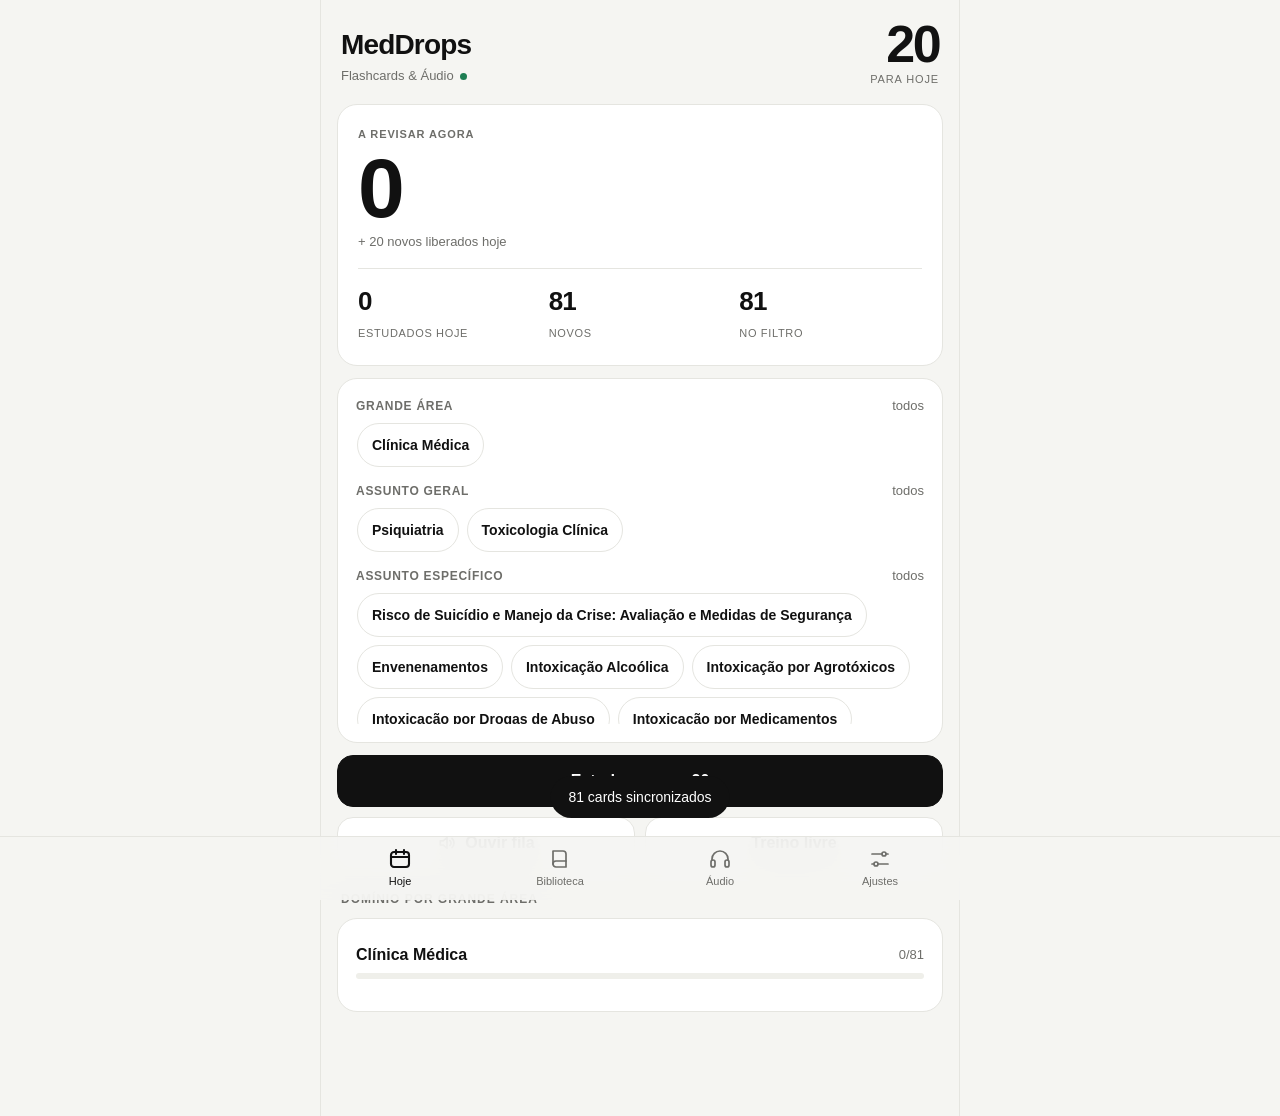
<file: meddrops/index.html>
<!doctype html>
<html lang="pt-BR">
<head>
<meta charset="utf-8">
<meta name="viewport" content="width=device-width, initial-scale=1, viewport-fit=cover">
<title>MedDrops — Flashcards &amp; Áudio</title>
<meta name="description" content="Flashcards e áudio-drops de medicina, 100% offline.">
<meta name="theme-color" content="#F5F5F2">
<meta name="apple-mobile-web-app-capable" content="yes">
<meta name="mobile-web-app-capable" content="yes">
<meta name="apple-mobile-web-app-title" content="MedDrops">
<meta name="apple-mobile-web-app-status-bar-style" content="default">
<meta name="format-detection" content="telephone=no">
<link rel="manifest" href="manifest.webmanifest">
<link rel="apple-touch-icon" href="icons/apple-touch-icon.png">
<link rel="icon" type="image/png" href="icons/icon-192.png">
<link rel="stylesheet" href="styles.css">
</head>
<body>
<div id="app">
  <header class="top">
    <div class="brand">
      <h1>MedDrops</h1>
      <p id="subtitle">Flashcards &amp; Áudio <span id="net" class="dot" title="conexão"></span></p>
    </div>
    <div class="bignum" aria-live="polite">
      <b id="topCount">0</b>
      <small>para hoje</small>
    </div>
  </header>
  <main id="view" tabindex="-1"></main>
  <nav class="tabs" id="tabs" aria-label="Navegação">
    <button data-act="tab" data-tab="hoje" class="on">
      <svg viewBox="0 0 24 24"><rect x="3" y="5" width="18" height="15" rx="3"/><path d="M3 10h18M8 3v4M16 3v4"/></svg><span>Hoje</span></button>
    <button data-act="tab" data-tab="biblioteca">
      <svg viewBox="0 0 24 24"><path d="M5 4h10a3 3 0 0 1 3 3v13H8a3 3 0 0 1-3-3z"/><path d="M5 17a3 3 0 0 1 3-3h10"/></svg><span>Biblioteca</span></button>
    <button data-act="tab" data-tab="audio">
      <svg viewBox="0 0 24 24"><path d="M4 13v-1a8 8 0 0 1 16 0v1"/><rect x="3" y="13" width="4" height="7" rx="2"/><rect x="17" y="13" width="4" height="7" rx="2"/></svg><span>Áudio</span></button>
    <button data-act="tab" data-tab="ajustes">
      <svg viewBox="0 0 24 24"><path d="M4 7h10M18 7h2M4 17h2M10 17h10"/><circle cx="16" cy="7" r="2"/><circle cx="8" cy="17" r="2"/></svg><span>Ajustes</span></button>
  </nav>
  <div id="miniPlayer" class="mini" hidden></div>
</div>
<div id="sheet" class="sheet" hidden></div>
<div id="toast" class="toast" role="status" aria-live="polite"></div>
<input type="file" id="fileIn" accept=".json,.csv,application/json,text/csv" multiple hidden>
<input type="file" id="bkIn" accept=".json,application/json" hidden>
<noscript>Este app precisa de JavaScript.</noscript>
<script src="app.js"></script>
</body>
</html>
</file>
<file: meddrops/styles.css>
:root{
  --bg:#F5F5F2; --card:#FFFFFF; --line:#E5E5E0; --ink:#111111; --mute:#6E6E6A;
  --ok:#1E7E53; --warn:#C87A19; --bad:#C93B2B; --soft:#EFEFEA;
  --sat:env(safe-area-inset-top,0px); --sab:env(safe-area-inset-bottom,0px);
  --font:Inter,-apple-system,BlinkMacSystemFont,"SF Pro Text","Segoe UI",Roboto,sans-serif;
  --tabh:64px;
}
*{box-sizing:border-box;-webkit-tap-highlight-color:transparent}
html{-webkit-text-size-adjust:100%;background:var(--bg)}
html,body{margin:0;padding:0;overflow-x:hidden;max-width:100%}
body{font-family:var(--font);color:var(--ink);background:var(--bg);min-height:100dvh;font-size:16px;line-height:1.45;
  -webkit-font-smoothing:antialiased;overscroll-behavior-y:none}
body.lock{overflow:hidden;position:fixed;width:100%}
button,input,select,textarea{font:inherit;color:inherit}
button{cursor:pointer;touch-action:manipulation;-webkit-user-select:none;user-select:none}
h1,h2,h3,p{margin:0}
#app{min-height:100dvh;display:flex;flex-direction:column;max-width:640px;margin:0 auto;width:100%}

/* topo */
.top{display:flex;justify-content:space-between;align-items:flex-end;gap:12px;
  padding:calc(var(--sat) + 18px) 20px 10px}
.brand h1{font-size:28px;font-weight:700;letter-spacing:-.03em}
.brand p{color:var(--mute);font-size:13px;margin-top:2px;display:flex;align-items:center;gap:6px}
.dot{width:7px;height:7px;border-radius:50%;background:var(--ok);display:inline-block}
.dot.off{background:var(--warn)}
.bignum{text-align:right;line-height:1}
.bignum b{display:block;font-size:52px;font-weight:700;letter-spacing:-.05em;font-variant-numeric:tabular-nums}
.bignum small{font-size:11px;color:var(--mute);text-transform:uppercase;letter-spacing:.08em}

main{flex:1;padding:8px 16px calc(var(--tabh) + var(--sab) + 28px);outline:none;min-width:0}
body.hasmini main{padding-bottom:calc(var(--tabh) + var(--sab) + 96px)}

/* tabs */
.tabs{position:fixed;left:0;right:0;bottom:0;z-index:20;display:flex;justify-content:center;
  background:rgba(245,245,242,.92);-webkit-backdrop-filter:saturate(180%) blur(18px);backdrop-filter:saturate(180%) blur(18px);
  border-top:1px solid var(--line);padding:6px 8px calc(var(--sab) + 6px)}
.tabs button{flex:1;max-width:160px;background:none;border:0;display:flex;flex-direction:column;align-items:center;gap:3px;
  min-height:48px;padding:4px 0;color:var(--mute);font-size:11px;font-weight:500;border-radius:12px}
.tabs svg{width:24px;height:24px;fill:none;stroke:currentColor;stroke-width:1.7;stroke-linecap:round;stroke-linejoin:round}
.tabs button.on{color:var(--ink)}
.tabs button.on svg{stroke-width:2.1}

/* cartões */
.card{background:var(--card);border:1px solid var(--line);border-radius:20px;padding:18px;margin-bottom:12px;min-width:0}
.card.flat{background:transparent;border-style:dashed}
.eyebrow{font-size:11px;font-weight:600;letter-spacing:.08em;text-transform:uppercase;color:var(--mute);overflow-wrap:anywhere}
.mute{color:var(--mute)}
.small{font-size:13px}
.hero{padding:22px 20px}
.hero .big{font-size:84px;line-height:.95;font-weight:700;letter-spacing:-.06em;font-variant-numeric:tabular-nums;margin:6px 0 4px}
.stats{display:grid;grid-template-columns:repeat(3,1fr);gap:8px;margin-top:16px;border-top:1px solid var(--line);padding-top:14px}
.stats div{min-width:0}
.stats b{display:block;font-size:26px;font-weight:700;letter-spacing:-.03em;font-variant-numeric:tabular-nums}
.stats span{font-size:11px;color:var(--mute);text-transform:uppercase;letter-spacing:.06em}

/* controles */
.btn{display:flex;align-items:center;justify-content:center;gap:8px;width:100%;min-height:52px;padding:12px 18px;border-radius:16px;
  border:1px solid var(--ink);background:var(--ink);color:#fff;font-weight:600;font-size:16px}
.btn.alt{background:var(--card);color:var(--ink);border-color:var(--line)}
.btn.ghost{background:transparent;color:var(--ink);border-color:transparent;text-decoration:underline;text-underline-offset:3px}
.btn.danger{color:var(--bad);border-color:var(--line);background:var(--card)}
.btn:disabled{opacity:.4}
.btn:active{transform:scale(.985)}
.btn.sm{min-height:44px;width:auto;font-size:14px;padding:8px 14px;border-radius:12px}
.btn svg{width:20px;height:20px;fill:none;stroke:currentColor;stroke-width:2;stroke-linecap:round;stroke-linejoin:round}
.row{display:flex;gap:10px;align-items:center}
.row>*{min-width:0}
.stack>*+*{margin-top:10px}
.grid2{display:grid;grid-template-columns:1fr 1fr;gap:10px}
label.f{display:block;font-size:12px;font-weight:600;color:var(--mute);text-transform:uppercase;letter-spacing:.06em;margin-bottom:6px}
select,input[type=text],input[type=search],input[type=number],input[type=url]{width:100%;min-height:48px;border:1px solid var(--line);border-radius:14px;
  background:var(--card);padding:10px 14px;font-size:16px;-webkit-appearance:none;appearance:none;outline:none}
select{background-image:url("data:image/svg+xml,%3Csvg xmlns='http://www.w3.org/2000/svg' width='12' height='8' fill='none' stroke='%23111' stroke-width='2' stroke-linecap='round' stroke-linejoin='round'%3E%3Cpath d='M1 1l5 5 5-5'/%3E%3C/svg%3E");
  background-repeat:no-repeat;background-position:right 14px center;padding-right:38px;text-overflow:ellipsis}
select:focus,input:focus{border-color:var(--ink)}
.pill{display:inline-flex;align-items:center;min-height:24px;padding:2px 10px;border-radius:99px;font-size:12px;font-weight:600;background:var(--soft);color:var(--mute);white-space:nowrap}
.pill.ok{background:#E3F1EA;color:var(--ok)} .pill.warn{background:#F8ECDA;color:var(--warn)} .pill.bad{background:#F8E3E0;color:var(--bad)}
.tags{display:flex;flex-wrap:wrap;gap:6px;margin-top:12px}
.bar{height:6px;background:var(--soft);border-radius:99px;overflow:hidden}
.bar>i{display:block;height:100%;background:var(--ink);border-radius:99px;width:0;transition:width .25s}
.sec{font-size:12px;font-weight:600;color:var(--mute);text-transform:uppercase;letter-spacing:.08em;margin:22px 4px 10px}
.empty{text-align:center;padding:34px 18px;color:var(--mute)}
.empty b{display:block;color:var(--ink);font-size:18px;margin-bottom:6px}

/* biblioteca */
details.grp{background:var(--card);border:1px solid var(--line);border-radius:18px;margin-bottom:10px;overflow:hidden}
details.grp>summary{list-style:none;display:flex;justify-content:space-between;align-items:center;gap:10px;min-height:52px;padding:12px 16px;font-weight:600;cursor:pointer}
details.grp>summary::-webkit-details-marker{display:none}
details.grp>summary small{color:var(--mute);font-weight:500;white-space:nowrap}
.item{display:flex;align-items:center;justify-content:space-between;gap:10px;width:100%;text-align:left;background:none;border:0;border-top:1px solid var(--line);
  padding:12px 16px;min-height:56px}
.item span.t{min-width:0;overflow-wrap:anywhere}
.item small{display:block;color:var(--mute);font-size:12px}

/* player */
.player{padding:22px 20px}
.player h2{font-size:22px;line-height:1.2;letter-spacing:-.02em;margin:6px 0 10px;overflow-wrap:anywhere}
.player .q{color:var(--mute);font-size:15px;overflow-wrap:anywhere}
.ctl{display:flex;justify-content:center;align-items:center;gap:18px;margin:20px 0 14px}
.ctl button{width:56px;height:56px;border-radius:50%;border:1px solid var(--line);background:var(--card);display:flex;align-items:center;justify-content:center}
.ctl button.main{width:72px;height:72px;background:var(--ink);border-color:var(--ink);color:#fff}
.ctl svg{width:26px;height:26px;fill:currentColor}
.chips{display:flex;gap:8px;flex-wrap:wrap;justify-content:center}
.chip{min-height:44px;padding:8px 14px;border-radius:99px;border:1px solid var(--line);background:var(--card);font-size:14px;font-weight:600}
.chip.on{background:var(--ink);color:#fff;border-color:var(--ink)}
.script{margin-top:14px;padding-top:14px;border-top:1px solid var(--line);font-size:15px;white-space:pre-wrap;overflow-wrap:anywhere}
.mini{position:fixed;left:12px;right:12px;bottom:calc(var(--tabh) + var(--sab) + 8px);z-index:19;max-width:616px;margin:0 auto;
  background:var(--ink);color:#fff;border-radius:18px;padding:8px 8px 8px 16px;display:flex;align-items:center;gap:10px}
.mini[hidden]{display:none}
.mini .mt{flex:1;min-width:0;text-align:left;background:none;border:0;color:#fff;overflow:hidden;text-overflow:ellipsis;white-space:nowrap;font-size:14px;font-weight:600;min-height:44px}
.mini button.pp{width:44px;height:44px;border-radius:50%;border:0;background:#fff;color:var(--ink);display:flex;align-items:center;justify-content:center}
.mini svg{width:20px;height:20px;fill:currentColor}

/* sheet (estudo / detalhe) */
.sheet{position:fixed;inset:0;z-index:40;background:var(--bg);display:flex;flex-direction:column;
  padding:calc(var(--sat) + 10px) 16px calc(var(--sab) + 14px)}
.sheet[hidden]{display:none}
.sh-top{display:flex;align-items:center;gap:12px;margin-bottom:12px}
.sh-top .x{width:44px;height:44px;border-radius:50%;border:1px solid var(--line);background:var(--card);display:flex;align-items:center;justify-content:center;flex:none}
.sh-top .x svg{width:20px;height:20px;stroke:currentColor;fill:none;stroke-width:2;stroke-linecap:round}
.sh-top .cnt{font-variant-numeric:tabular-nums;font-weight:700;font-size:20px;letter-spacing:-.02em;min-width:64px;text-align:right}
.sh-top .bar{flex:1}
.sh-body{flex:1;overflow-y:auto;-webkit-overflow-scrolling:touch;overscroll-behavior:contain;min-height:0;max-width:640px;width:100%;margin:0 auto}
.sh-foot{max-width:640px;width:100%;margin:12px auto 0}
.sh-body .card{padding:22px 20px}
.front{font-size:22px;line-height:1.3;font-weight:600;letter-spacing:-.02em;margin-top:10px;overflow-wrap:anywhere}
.ttl{font-size:14px;color:var(--mute);margin-top:2px;overflow-wrap:anywhere}
.ans{margin-top:16px;padding-top:16px;border-top:1px solid var(--line);font-size:17px;overflow-wrap:anywhere;white-space:pre-wrap}
.rate{display:grid;grid-template-columns:repeat(4,1fr);gap:8px}
.rate button{min-height:60px;border-radius:16px;border:1px solid var(--line);background:var(--card);display:flex;flex-direction:column;align-items:center;justify-content:center;gap:2px;font-weight:600;font-size:14px;padding:6px 2px}
.rate button small{font-weight:500;font-size:11px;color:var(--mute)}
.rate button.r0{color:var(--bad)} .rate button.r2{background:var(--ink);color:#fff;border-color:var(--ink)} .rate button.r2 small{color:#bbb}
.rate button.r3{color:var(--ok)} .rate button.r1{color:var(--warn)}

.toast{position:fixed;left:50%;bottom:calc(var(--tabh) + var(--sab) + 18px);transform:translate(-50%,20px);opacity:0;pointer-events:none;z-index:60;
  background:var(--ink);color:#fff;padding:11px 18px;border-radius:99px;font-size:14px;max-width:calc(100vw - 32px);text-align:center;transition:.2s}
.toast.show{opacity:1;transform:translate(-50%,0)}
.kv{display:flex;justify-content:space-between;gap:12px;padding:10px 0;border-top:1px solid var(--line);font-size:15px}
.kv:first-child{border-top:0}
.kv span:last-child{color:var(--mute);text-align:right;overflow-wrap:anywhere}
@media (min-width:700px){#app{border-left:1px solid var(--line);border-right:1px solid var(--line)}}
@media (prefers-reduced-motion:reduce){*{transition:none!important}}

/* filtros em 3 níveis */
.fl+.fl{margin-top:14px}
.fl-h{display:flex;justify-content:space-between;align-items:baseline;gap:8px;margin-bottom:6px}
.fl-h label{margin:0}
.chips-f{display:flex;flex-wrap:wrap;gap:8px;max-height:132px;overflow-y:auto;-webkit-overflow-scrolling:touch;padding:1px}
.fc{min-height:44px;padding:8px 14px;border-radius:99px;border:1px solid var(--line);background:var(--card);font-size:14px;font-weight:600;max-width:100%;overflow-wrap:anywhere;text-align:left}
.fc.on{background:var(--ink);color:#fff;border-color:var(--ink)}
details.grp.in{margin:0 10px 10px;border-radius:14px;background:var(--bg)}
.subh{font-size:11px;font-weight:600;letter-spacing:.08em;text-transform:uppercase;color:var(--mute);padding:10px 16px 6px;border-top:1px solid var(--line)}
</file>
